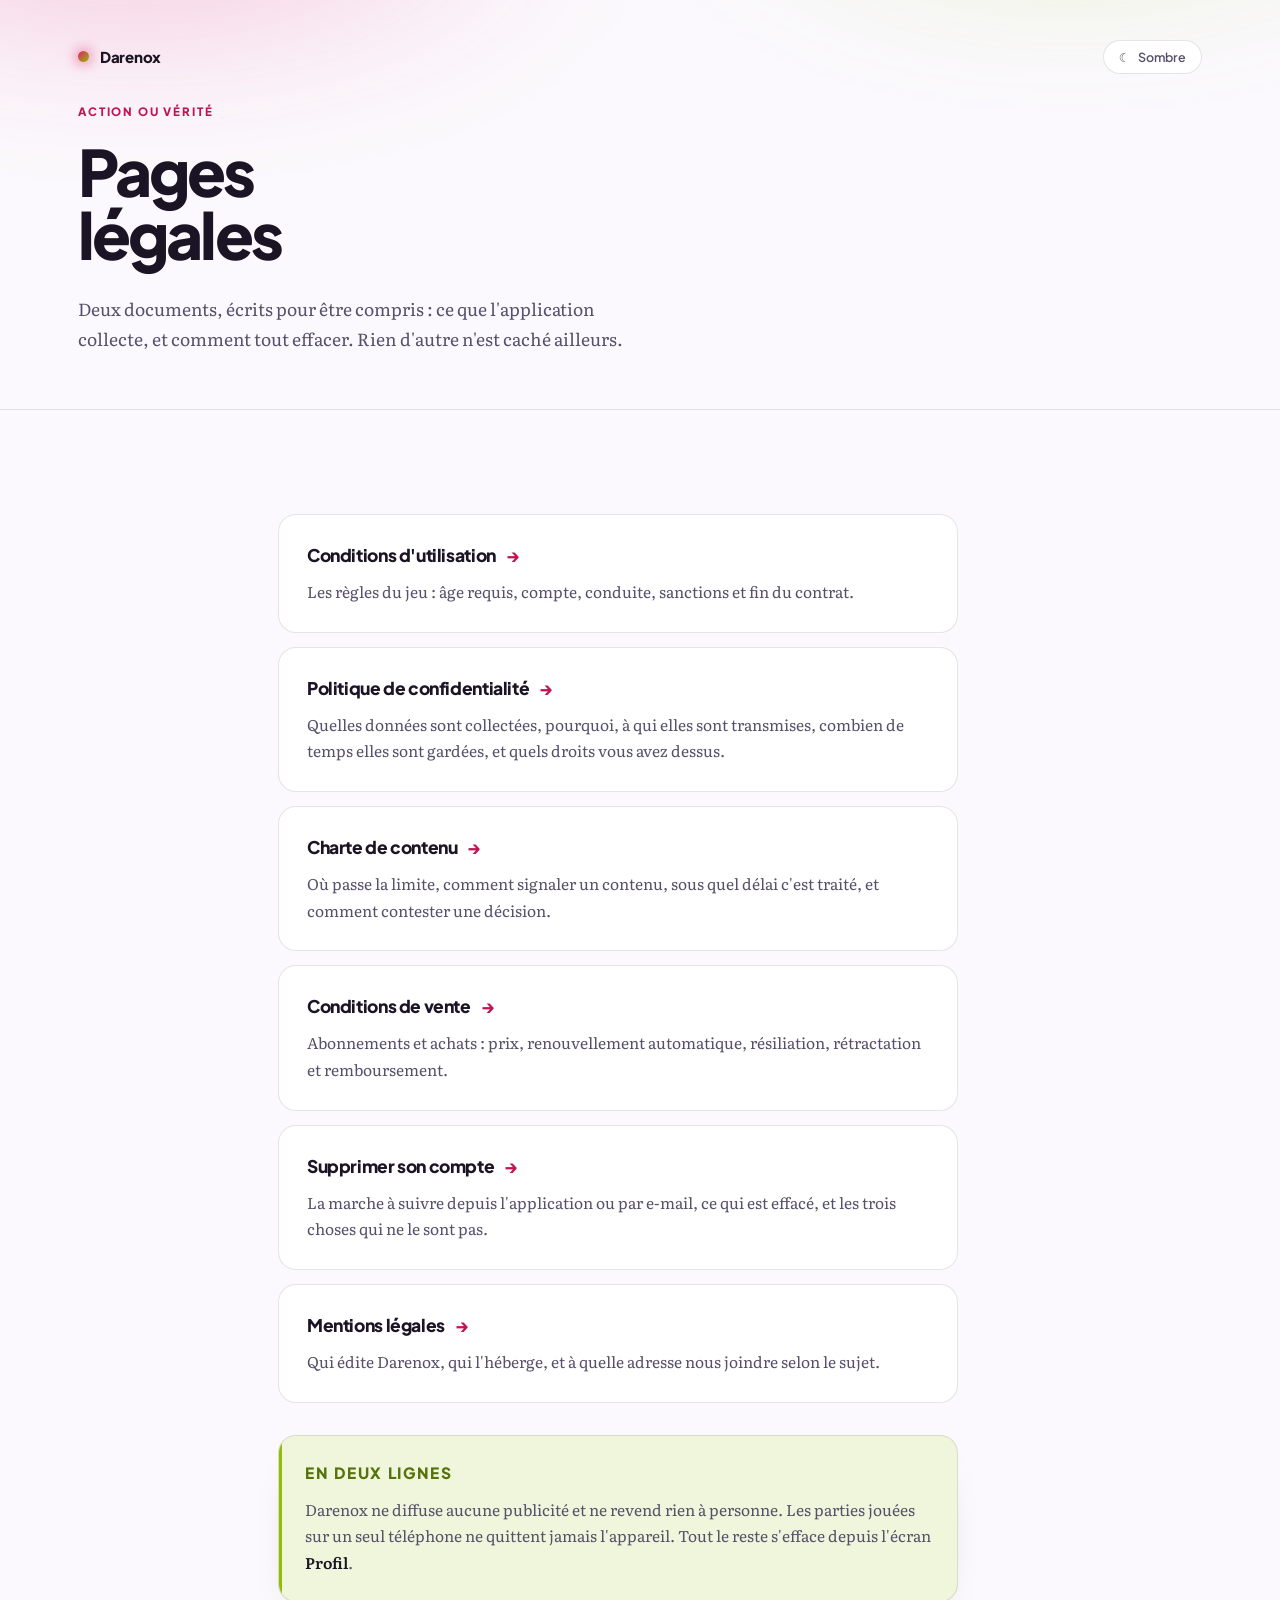
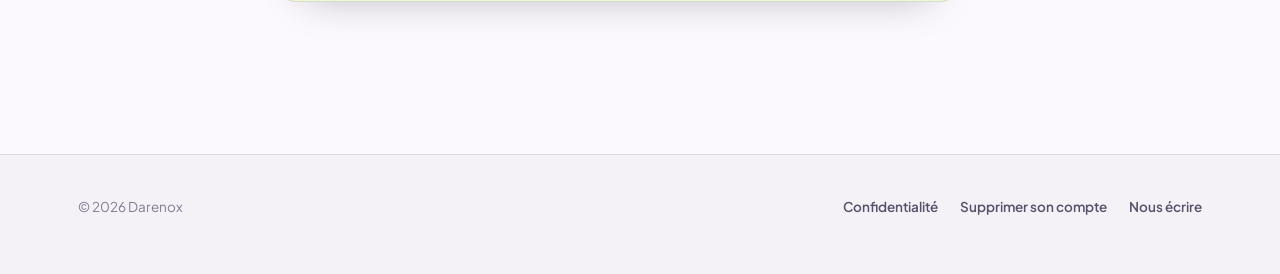
<file: index.html>
<!doctype html>
<html lang="fr" data-theme="dark">
<head>
<meta charset="utf-8">
<meta name="viewport" content="width=device-width, initial-scale=1">
<title>Darenox — Pages légales</title>
<meta name="description" content="Politique de confidentialité et suppression de compte pour l'application Darenox.">
<meta name="color-scheme" content="dark light">
<link rel="icon" href="data:image/svg+xml,%3Csvg xmlns='http://www.w3.org/2000/svg' viewBox='0 0 32 32'%3E%3Cdefs%3E%3ClinearGradient id='g' x1='0' y1='0' x2='1' y2='1'%3E%3Cstop offset='0' stop-color='%23ff4d8d'/%3E%3Cstop offset='1' stop-color='%23c6ff3d'/%3E%3C/linearGradient%3E%3C/defs%3E%3Crect width='32' height='32' rx='9' fill='%230a0711'/%3E%3Ccircle cx='16' cy='16' r='7.5' fill='url(%23g)'/%3E%3C/svg%3E">

<link rel="preconnect" href="https://fonts.googleapis.com">
<link rel="preconnect" href="https://fonts.gstatic.com" crossorigin>
<link rel="stylesheet" href="https://fonts.googleapis.com/css2?family=Literata:ital,opsz,wght@0,7..72,400;0,7..72,600;1,7..72,400&family=Plus+Jakarta+Sans:wght@600;700;800&display=swap">
<link rel="stylesheet" href="style.css">

<script>
  try {
    var t = localStorage.getItem('darenox-legal-theme');
    document.documentElement.setAttribute(
      'data-theme',
      t === 'light' || t === 'dark'
        ? t
        : matchMedia('(prefers-color-scheme: light)').matches ? 'light' : 'dark'
    );
  } catch (e) {}
</script>
</head>
<body>

<a class="skip" href="#doc">Aller au contenu</a>

<header class="head">
  <div class="head__aurora" aria-hidden="true"></div>
  <div class="head__inner">

    <div class="bar">
      <span class="brand">
        <span class="brand__dot" aria-hidden="true"></span>
        Darenox
      </span>
      <button class="theme-toggle" type="button" hidden>
        <span data-theme-icon aria-hidden="true">☾</span>
        <span data-theme-label>Sombre</span>
      </button>
    </div>

    <div class="title-block">
      <span class="eyebrow">Action ou Vérité</span>
      <h1>Pages légales</h1>
    </div>

    <p class="lede">
      Deux documents, écrits pour être compris&nbsp;: ce que l'application
      collecte, et comment tout effacer. Rien d'autre n'est caché ailleurs.
    </p>

  </div>
</header>

<div class="wrap wrap--solo">
  <main class="doc" id="doc">

    <ul class="cards">
      <li>
        <a class="card" href="terms.html">
          <span class="card__title">
            Conditions d'utilisation
            <span class="card__arrow" aria-hidden="true">→</span>
          </span>
          <p>
            Les règles du jeu : âge requis, compte, conduite, sanctions et fin
            du contrat.
          </p>
        </a>
      </li>
      <li>
        <a class="card" href="privacy.html">
          <span class="card__title">
            Politique de confidentialité
            <span class="card__arrow" aria-hidden="true">→</span>
          </span>
          <p>
            Quelles données sont collectées, pourquoi, à qui elles sont
            transmises, combien de temps elles sont gardées, et quels droits
            vous avez dessus.
          </p>
        </a>
      </li>
      <li>
        <a class="card" href="content-policy.html">
          <span class="card__title">
            Charte de contenu
            <span class="card__arrow" aria-hidden="true">→</span>
          </span>
          <p>
            Où passe la limite, comment signaler un contenu, sous quel délai
            c'est traité, et comment contester une décision.
          </p>
        </a>
      </li>
      <li>
        <a class="card" href="sales.html">
          <span class="card__title">
            Conditions de vente
            <span class="card__arrow" aria-hidden="true">→</span>
          </span>
          <p>
            Abonnements et achats : prix, renouvellement automatique,
            résiliation, rétractation et remboursement.
          </p>
        </a>
      </li>
      <li>
        <a class="card" href="delete-account.html">
          <span class="card__title">
            Supprimer son compte
            <span class="card__arrow" aria-hidden="true">→</span>
          </span>
          <p>
            La marche à suivre depuis l'application ou par e-mail, ce qui est
            effacé, et les trois choses qui ne le sont pas.
          </p>
        </a>
      </li>
      <li>
        <a class="card" href="legal-notice.html">
          <span class="card__title">
            Mentions légales
            <span class="card__arrow" aria-hidden="true">→</span>
          </span>
          <p>
            Qui édite Darenox, qui l'héberge, et à quelle adresse nous joindre
            selon le sujet.
          </p>
        </a>
      </li>
    </ul>

    <div class="note note--do">
      <p class="note__title">En deux lignes</p>
      <p>
        Darenox ne diffuse aucune publicité et ne revend rien à personne. Les
        parties jouées sur un seul téléphone ne quittent jamais l'appareil. Tout
        le reste s'efface depuis l'écran <strong>Profil</strong>.
      </p>
    </div>

  </main>
</div>

<footer class="foot">
  <div class="foot__inner">
    <span>© 2026 Darenox</span>
    <nav>
      <a href="privacy.html">Confidentialité</a>
      <a href="delete-account.html">Supprimer son compte</a>
      <a href="mailto:pro.mushurelie@gmail.com">Nous écrire</a>
    </nav>
  </div>
</footer>

<script src="app.js" defer></script>
</body>
</html>
</file>
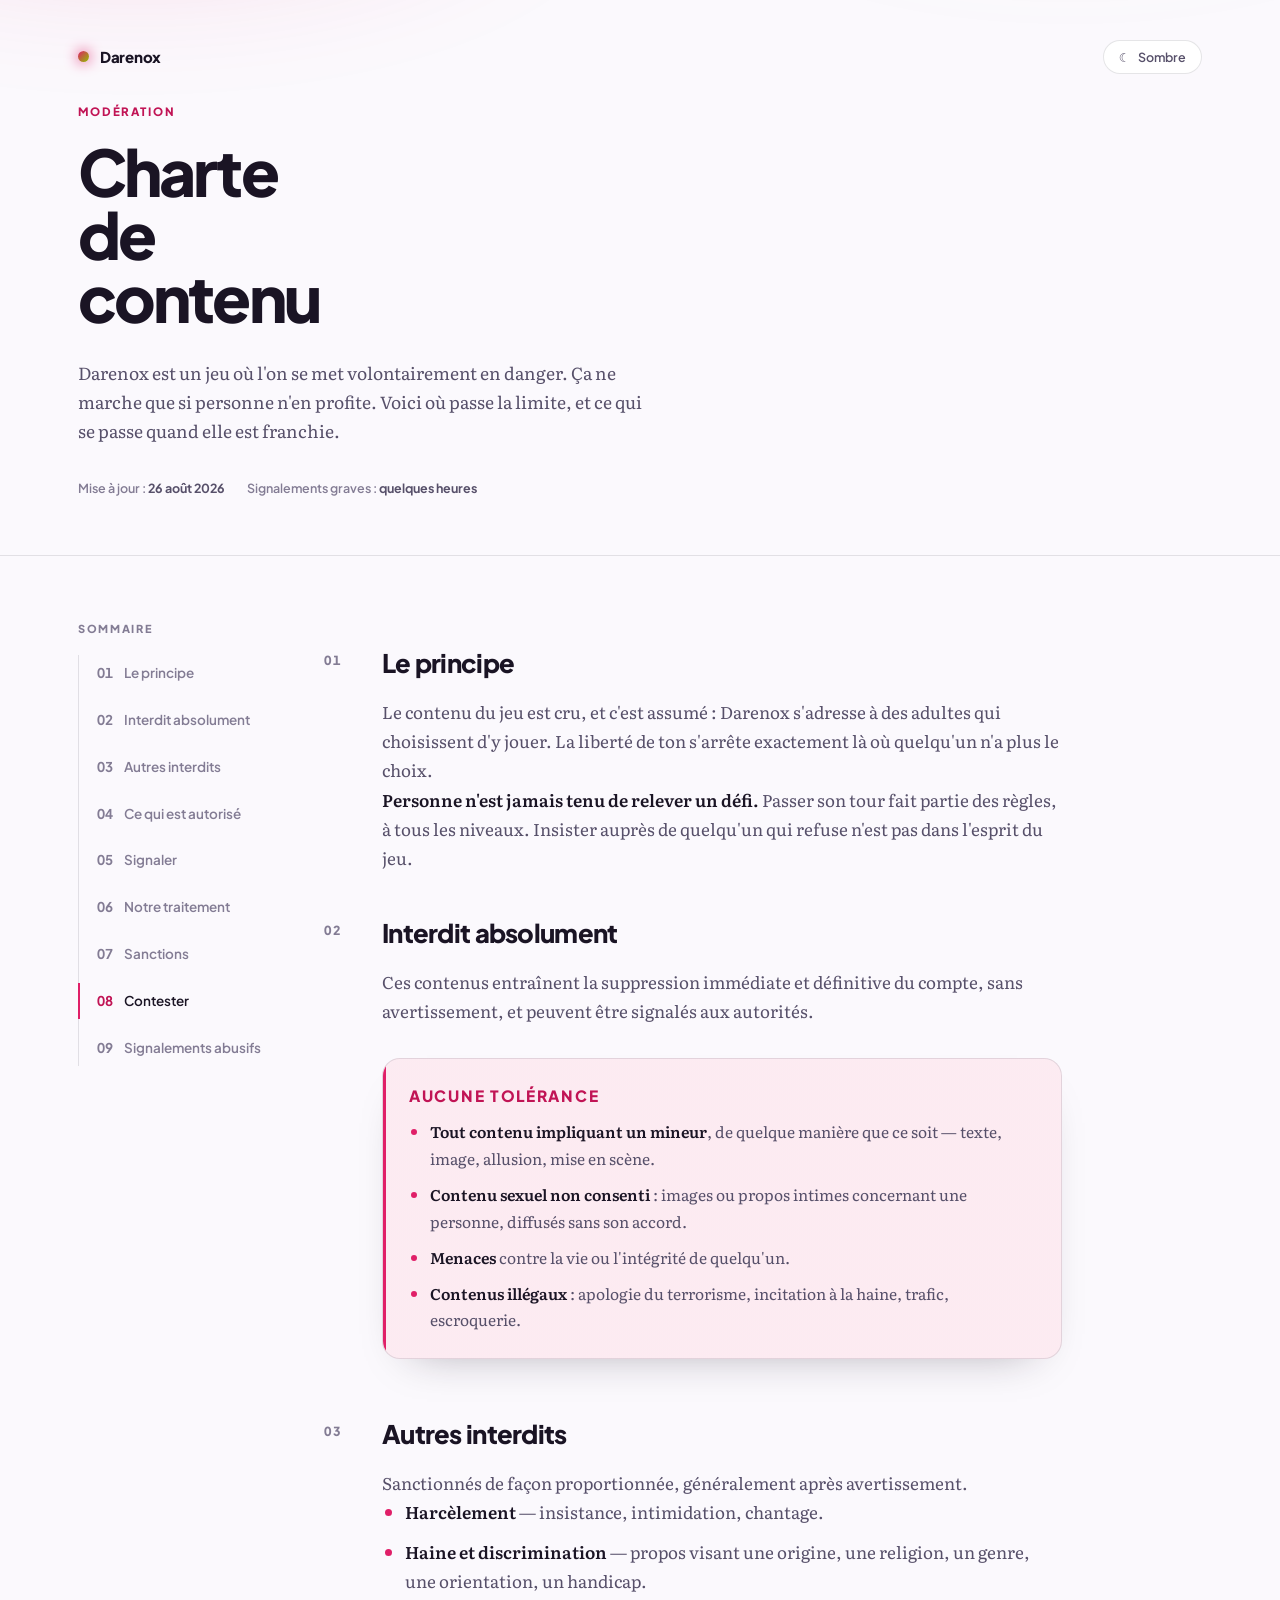
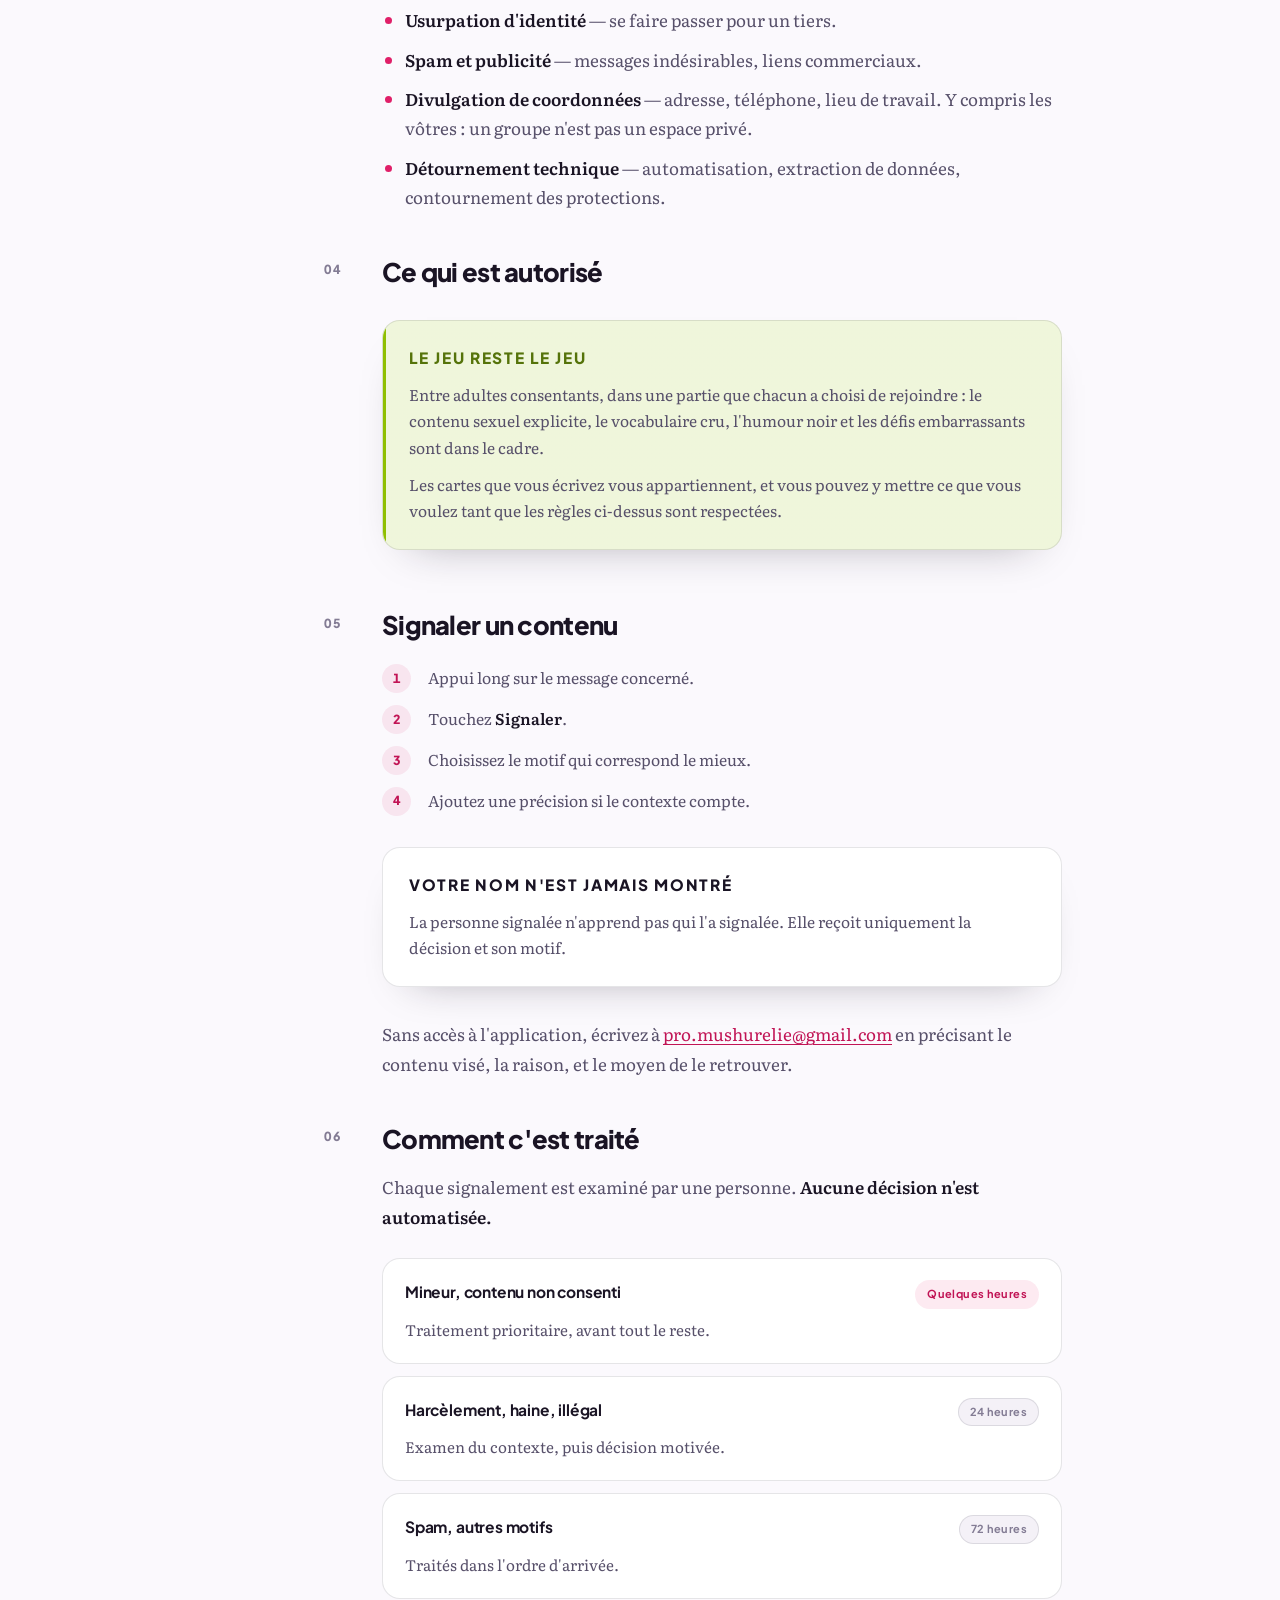
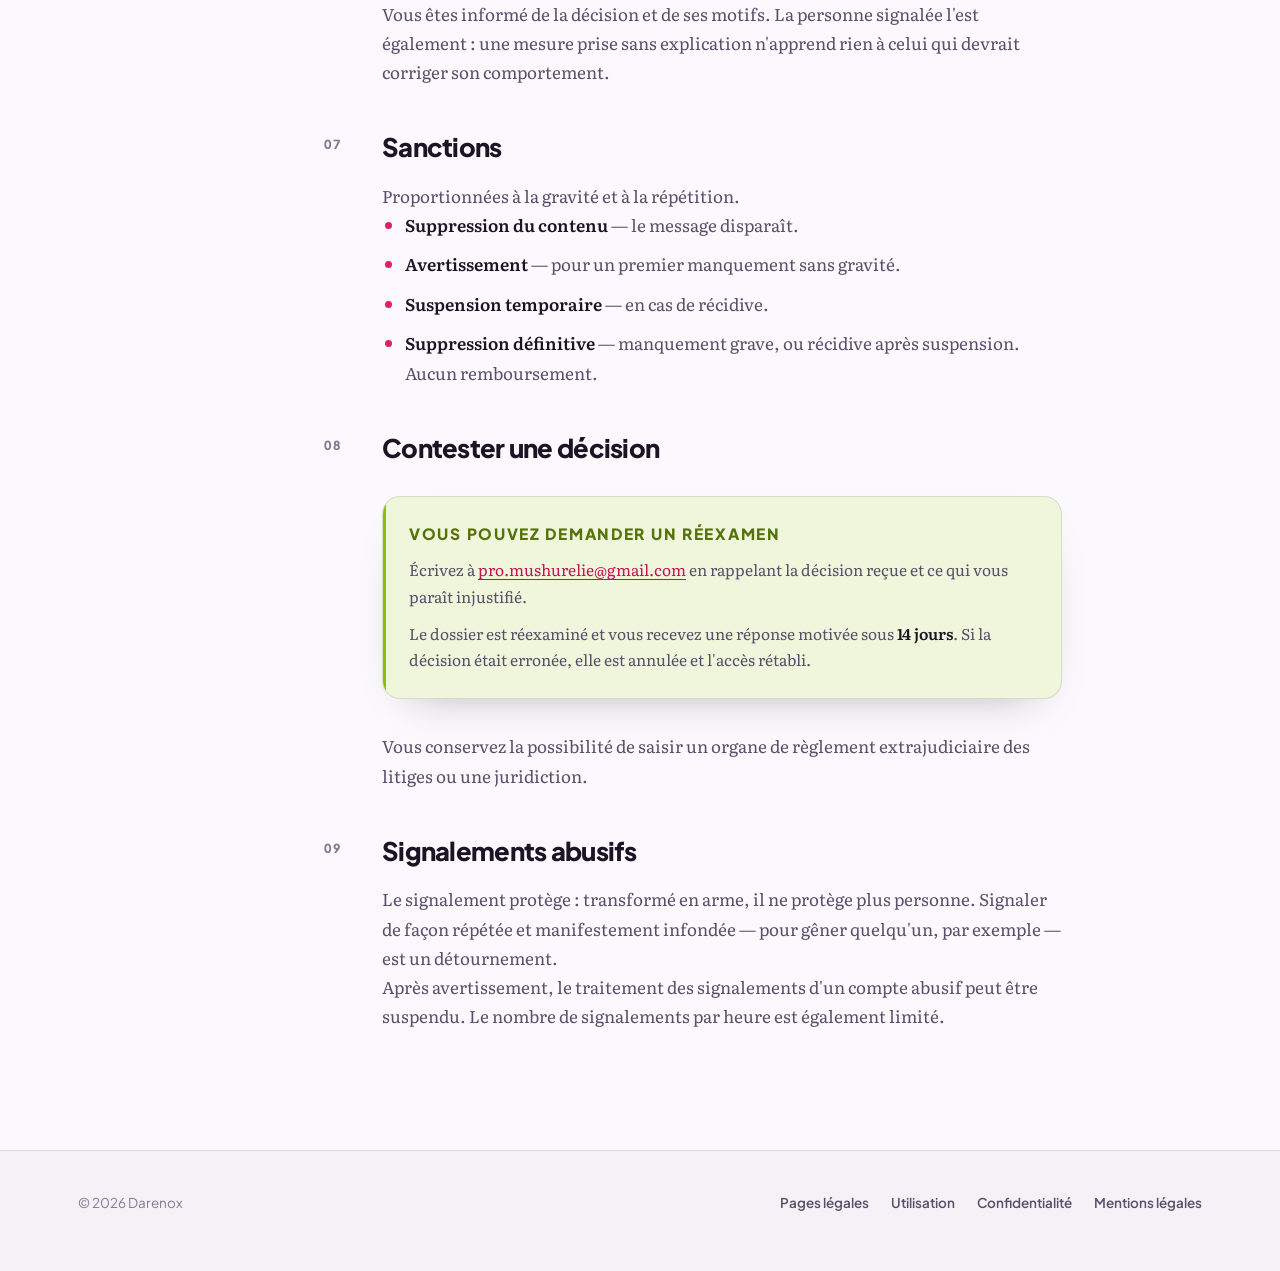
<file: content-policy.html>
<!doctype html>
<html lang="fr" data-theme="dark">
<head>
<meta charset="utf-8">
<meta name="viewport" content="width=device-width, initial-scale=1">
<title>Charte de contenu — Darenox</title>
<meta name="description" content="Ce qui est autorisé et interdit sur Darenox, comment signaler un contenu, et comment une décision de modération se conteste.">
<meta name="color-scheme" content="dark light">
<link rel="icon" href="data:image/svg+xml,%3Csvg xmlns='http://www.w3.org/2000/svg' viewBox='0 0 32 32'%3E%3Cdefs%3E%3ClinearGradient id='g' x1='0' y1='0' x2='1' y2='1'%3E%3Cstop offset='0' stop-color='%23ff4d8d'/%3E%3Cstop offset='1' stop-color='%23c6ff3d'/%3E%3C/linearGradient%3E%3C/defs%3E%3Crect width='32' height='32' rx='9' fill='%230a0711'/%3E%3Ccircle cx='16' cy='16' r='7.5' fill='url(%23g)'/%3E%3C/svg%3E">

<link rel="preconnect" href="https://fonts.googleapis.com">
<link rel="preconnect" href="https://fonts.gstatic.com" crossorigin>
<link rel="stylesheet" href="https://fonts.googleapis.com/css2?family=Literata:ital,opsz,wght@0,7..72,400;0,7..72,600;1,7..72,400&family=Plus+Jakarta+Sans:wght@600;700;800&display=swap">
<link rel="stylesheet" href="style.css">

<script>
  try {
    var t = localStorage.getItem('darenox-legal-theme');
    document.documentElement.setAttribute('data-theme',
      t === 'light' || t === 'dark' ? t
        : matchMedia('(prefers-color-scheme: light)').matches ? 'light' : 'dark');
  } catch (e) {}
</script>
</head>
<body>

<a class="skip" href="#doc">Aller au contenu</a>
<div class="progress" aria-hidden="true"><div class="progress__bar"></div></div>

<header class="head">
  <div class="head__aurora" aria-hidden="true"></div>
  <div class="head__inner">
    <div class="bar">
      <a class="brand" href="index.html"><span class="brand__dot" aria-hidden="true"></span>Darenox</a>
      <button class="theme-toggle" type="button" hidden>
        <span data-theme-icon aria-hidden="true">☾</span>
        <span data-theme-label>Sombre</span>
      </button>
    </div>
    <div class="title-block">
      <span class="eyebrow">Modération</span>
      <h1>Charte de contenu</h1>
    </div>
    <p class="lede">
      Darenox est un jeu où l'on se met volontairement en danger. Ça ne marche
      que si personne n'en profite. Voici où passe la limite, et ce qui se passe
      quand elle est franchie.
    </p>
    <div class="stamp">
      <span>Mise à jour&nbsp;: <b>26 août 2026</b></span>
      <span>Signalements graves&nbsp;: <b>quelques heures</b></span>
    </div>
  </div>
</header>

<div class="wrap">
  <aside class="rail">
    <details class="rail__box" open>
      <summary>Sommaire</summary>
      <p class="rail__label">Sommaire</p>
      <ul class="rail__list">
        <li><a href="#principe"><span class="rail__num">01</span> Le principe</a></li>
        <li><a href="#interdit"><span class="rail__num">02</span> Interdit absolument</a></li>
        <li><a href="#autres"><span class="rail__num">03</span> Autres interdits</a></li>
        <li><a href="#autorise"><span class="rail__num">04</span> Ce qui est autorisé</a></li>
        <li><a href="#signaler"><span class="rail__num">05</span> Signaler</a></li>
        <li><a href="#traitement"><span class="rail__num">06</span> Notre traitement</a></li>
        <li><a href="#sanctions"><span class="rail__num">07</span> Sanctions</a></li>
        <li><a href="#recours"><span class="rail__num">08</span> Contester</a></li>
        <li><a href="#abus"><span class="rail__num">09</span> Signalements abusifs</a></li>
      </ul>
    </details>
  </aside>

  <main class="doc" id="doc">

    <section id="principe">
      <h2><span class="num">01</span>Le principe</h2>
      <p>
        Le contenu du jeu est cru, et c'est assumé&nbsp;: Darenox s'adresse à des
        adultes qui choisissent d'y jouer. La liberté de ton s'arrête exactement
        là où quelqu'un n'a plus le choix.
      </p>
      <p>
        <strong>Personne n'est jamais tenu de relever un défi.</strong> Passer son
        tour fait partie des règles, à tous les niveaux. Insister auprès de
        quelqu'un qui refuse n'est pas dans l'esprit du jeu.
      </p>
    </section>

    <section id="interdit">
      <h2><span class="num">02</span>Interdit absolument</h2>
      <p>
        Ces contenus entraînent la suppression immédiate et définitive du compte,
        sans avertissement, et peuvent être signalés aux autorités.
      </p>
      <div class="note note--warn">
        <p class="note__title">Aucune tolérance</p>
        <ul>
          <li>
            <strong>Tout contenu impliquant un mineur</strong>, de quelque manière
            que ce soit — texte, image, allusion, mise en scène.
          </li>
          <li>
            <strong>Contenu sexuel non consenti</strong>&nbsp;: images ou propos
            intimes concernant une personne, diffusés sans son accord.
          </li>
          <li>
            <strong>Menaces</strong> contre la vie ou l'intégrité de quelqu'un.
          </li>
          <li>
            <strong>Contenus illégaux</strong>&nbsp;: apologie du terrorisme,
            incitation à la haine, trafic, escroquerie.
          </li>
        </ul>
      </div>
    </section>

    <section id="autres">
      <h2><span class="num">03</span>Autres interdits</h2>
      <p>Sanctionnés de façon proportionnée, généralement après avertissement.</p>
      <ul>
        <li><strong>Harcèlement</strong> — insistance, intimidation, chantage.</li>
        <li>
          <strong>Haine et discrimination</strong> — propos visant une origine, une
          religion, un genre, une orientation, un handicap.
        </li>
        <li><strong>Usurpation d'identité</strong> — se faire passer pour un tiers.</li>
        <li><strong>Spam et publicité</strong> — messages indésirables, liens commerciaux.</li>
        <li>
          <strong>Divulgation de coordonnées</strong> — adresse, téléphone, lieu de
          travail. Y compris les vôtres&nbsp;: un groupe n'est pas un espace privé.
        </li>
        <li>
          <strong>Détournement technique</strong> — automatisation, extraction de
          données, contournement des protections.
        </li>
      </ul>
    </section>

    <section id="autorise">
      <h2><span class="num">04</span>Ce qui est autorisé</h2>
      <div class="note note--do">
        <p class="note__title">Le jeu reste le jeu</p>
        <p>
          Entre adultes consentants, dans une partie que chacun a choisi de
          rejoindre&nbsp;: le contenu sexuel explicite, le vocabulaire cru,
          l'humour noir et les défis embarrassants sont dans le cadre.
        </p>
        <p>
          Les cartes que vous écrivez vous appartiennent, et vous pouvez y mettre
          ce que vous voulez tant que les règles ci-dessus sont respectées.
        </p>
      </div>
    </section>

    <section id="signaler">
      <h2><span class="num">05</span>Signaler un contenu</h2>
      <ol class="steps">
        <li>Appui long sur le message concerné.</li>
        <li>Touchez <strong>Signaler</strong>.</li>
        <li>Choisissez le motif qui correspond le mieux.</li>
        <li>Ajoutez une précision si le contexte compte.</li>
      </ol>
      <div class="note">
        <p class="note__title">Votre nom n'est jamais montré</p>
        <p>
          La personne signalée n'apprend pas qui l'a signalée. Elle reçoit
          uniquement la décision et son motif.
        </p>
      </div>
      <p>
        Sans accès à l'application, écrivez à
        <a href="mailto:pro.mushurelie@gmail.com">pro.mushurelie@gmail.com</a> en
        précisant le contenu visé, la raison, et le moyen de le retrouver.
      </p>
    </section>

    <section id="traitement">
      <h2><span class="num">06</span>Comment c'est traité</h2>
      <p>
        Chaque signalement est examiné par une personne. <strong>Aucune décision
        n'est automatisée.</strong>
      </p>
      <ul class="facts">
        <li class="fact">
          <div class="fact__head">
            <span class="fact__name">Mineur, contenu non consenti</span>
            <span class="pill pill--consent">Quelques heures</span>
          </div>
          <p class="fact__why">Traitement prioritaire, avant tout le reste.</p>
        </li>
        <li class="fact">
          <div class="fact__head">
            <span class="fact__name">Harcèlement, haine, illégal</span>
            <span class="pill">24 heures</span>
          </div>
          <p class="fact__why">Examen du contexte, puis décision motivée.</p>
        </li>
        <li class="fact">
          <div class="fact__head">
            <span class="fact__name">Spam, autres motifs</span>
            <span class="pill">72 heures</span>
          </div>
          <p class="fact__why">Traités dans l'ordre d'arrivée.</p>
        </li>
      </ul>
      <p>
        Vous êtes informé de la décision et de ses motifs. La personne signalée
        l'est également&nbsp;: une mesure prise sans explication n'apprend rien à
        celui qui devrait corriger son comportement.
      </p>
    </section>

    <section id="sanctions">
      <h2><span class="num">07</span>Sanctions</h2>
      <p>Proportionnées à la gravité et à la répétition.</p>
      <ul>
        <li><strong>Suppression du contenu</strong> — le message disparaît.</li>
        <li><strong>Avertissement</strong> — pour un premier manquement sans gravité.</li>
        <li><strong>Suspension temporaire</strong> — en cas de récidive.</li>
        <li>
          <strong>Suppression définitive</strong> — manquement grave, ou récidive
          après suspension. Aucun remboursement.
        </li>
      </ul>
    </section>

    <section id="recours">
      <h2><span class="num">08</span>Contester une décision</h2>
      <div class="note note--do">
        <p class="note__title">Vous pouvez demander un réexamen</p>
        <p>
          Écrivez à
          <a href="mailto:pro.mushurelie@gmail.com">pro.mushurelie@gmail.com</a> en
          rappelant la décision reçue et ce qui vous paraît injustifié.
        </p>
        <p>
          Le dossier est réexaminé et vous recevez une réponse motivée sous
          <strong>14 jours</strong>. Si la décision était erronée, elle est
          annulée et l'accès rétabli.
        </p>
      </div>
      <p>
        Vous conservez la possibilité de saisir un organe de règlement
        extrajudiciaire des litiges ou une juridiction.
      </p>
    </section>

    <section id="abus">
      <h2><span class="num">09</span>Signalements abusifs</h2>
      <p>
        Le signalement protège&nbsp;: transformé en arme, il ne protège plus
        personne. Signaler de façon répétée et manifestement infondée — pour
        gêner quelqu'un, par exemple — est un détournement.
      </p>
      <p>
        Après avertissement, le traitement des signalements d'un compte abusif
        peut être suspendu. Le nombre de signalements par heure est également
        limité.
      </p>
    </section>

  </main>
</div>

<footer class="foot">
  <div class="foot__inner">
    <span>© 2026 Darenox</span>
    <nav>
      <a href="index.html">Pages légales</a>
      <a href="terms.html">Utilisation</a>
      <a href="privacy.html">Confidentialité</a>
      <a href="legal-notice.html">Mentions légales</a>
    </nav>
  </div>
</footer>

<script src="app.js" defer></script>
</body>
</html>
</file>
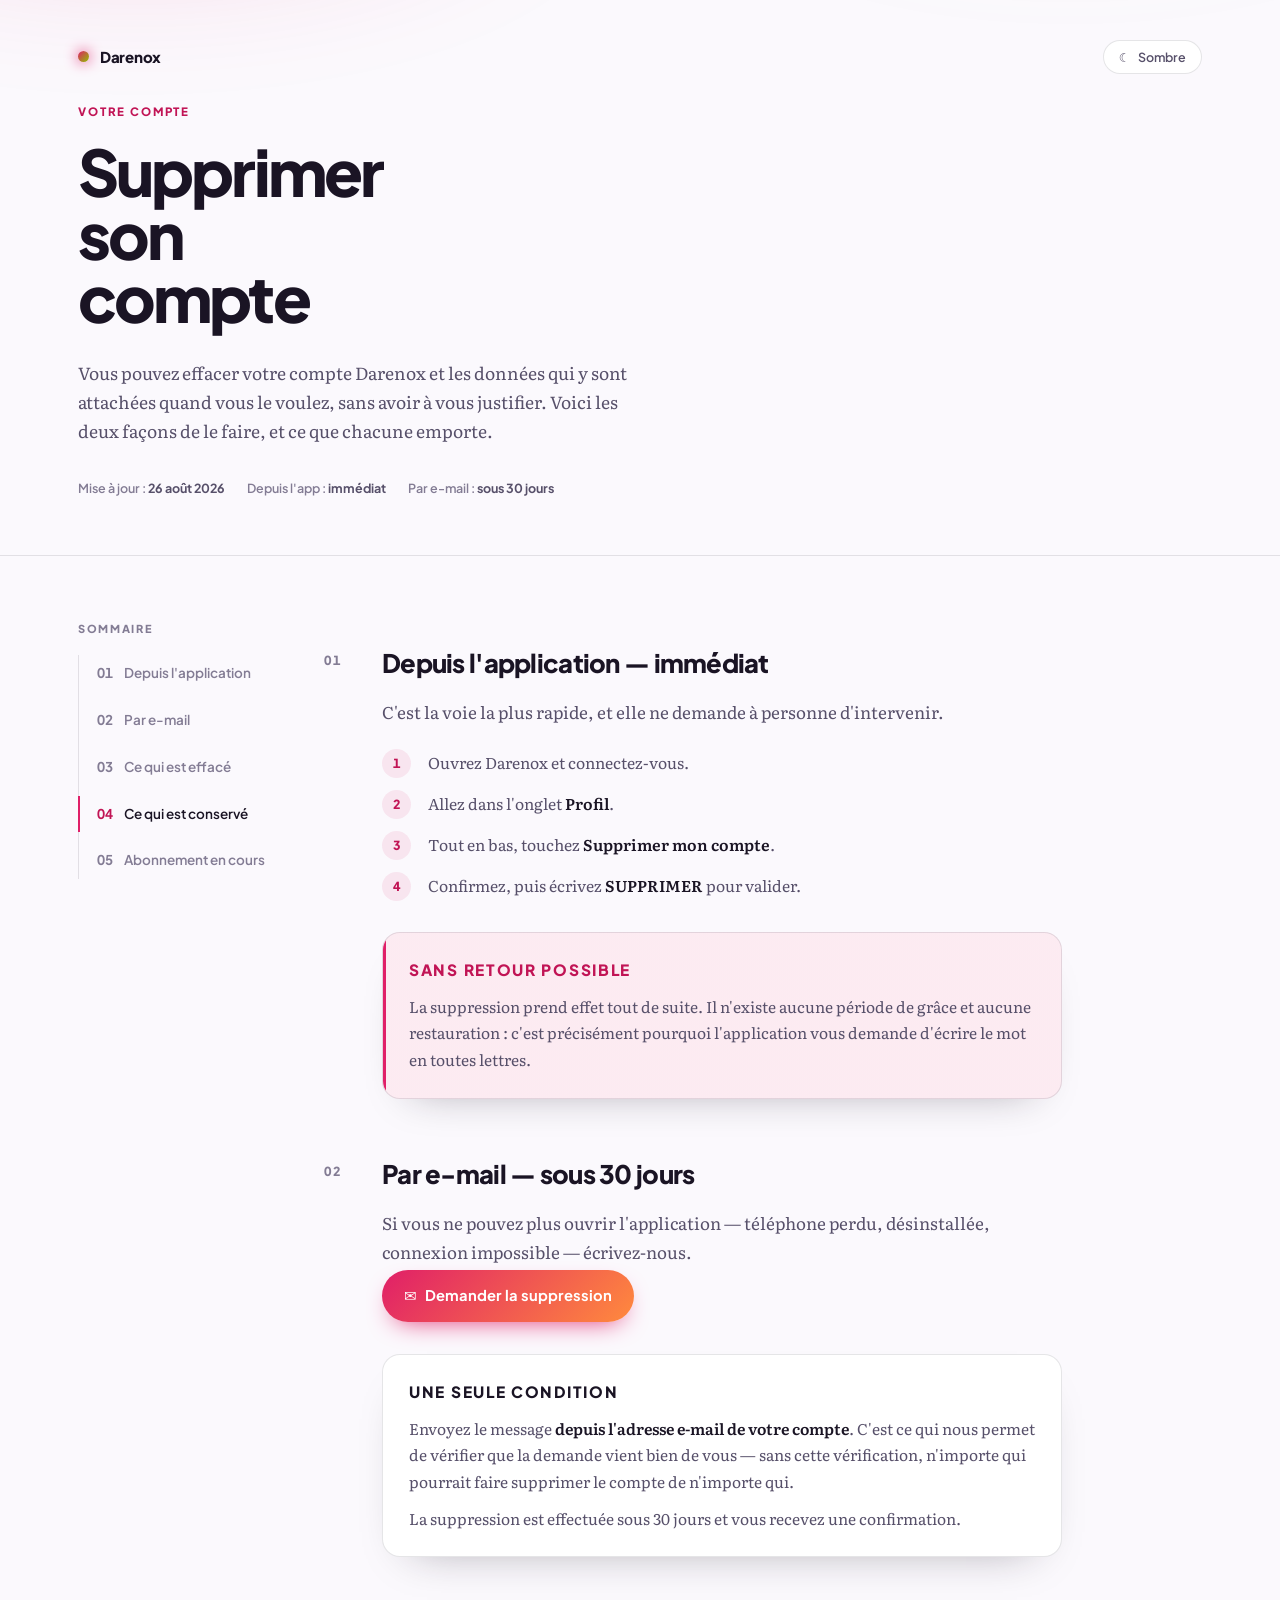
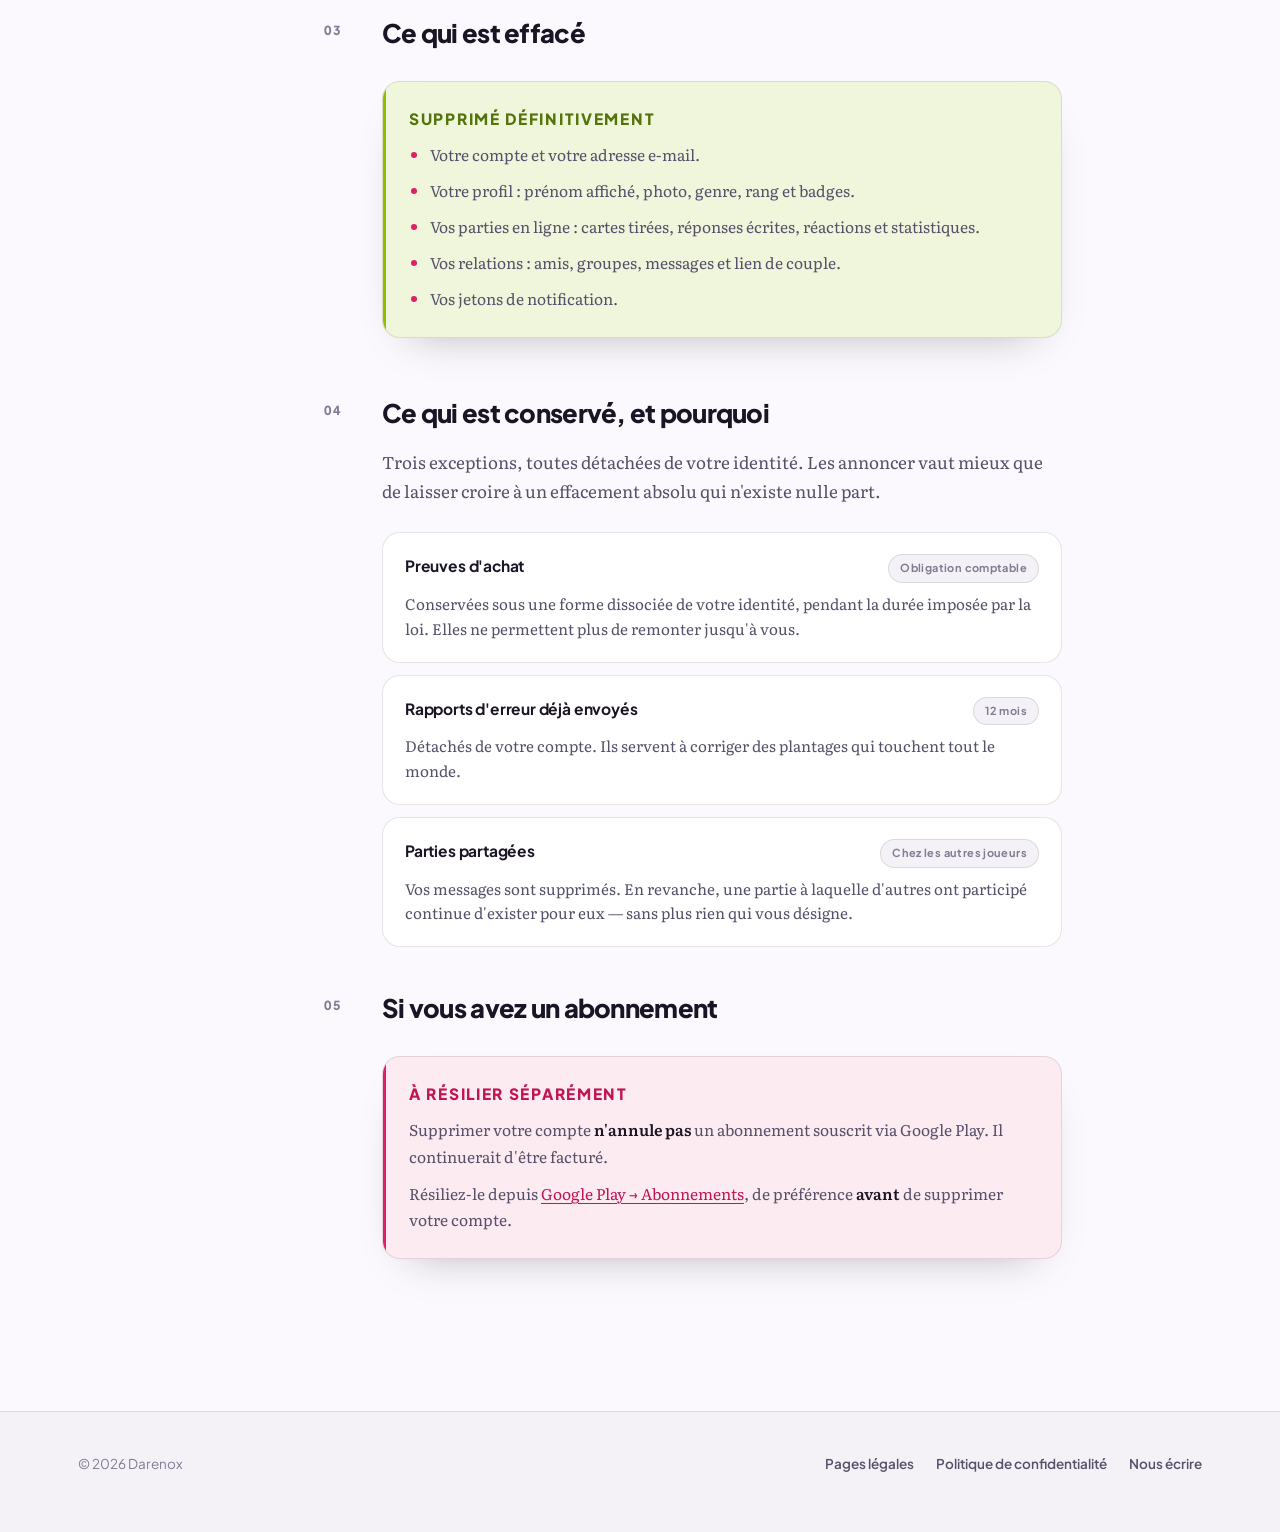
<file: delete-account.html>
<!doctype html>
<html lang="fr" data-theme="dark">
<head>
<meta charset="utf-8">
<meta name="viewport" content="width=device-width, initial-scale=1">
<title>Supprimer son compte — Darenox</title>
<meta name="description" content="Comment supprimer votre compte Darenox et les données associées, depuis l'application ou par e-mail.">
<meta name="color-scheme" content="dark light">
<link rel="icon" href="data:image/svg+xml,%3Csvg xmlns='http://www.w3.org/2000/svg' viewBox='0 0 32 32'%3E%3Cdefs%3E%3ClinearGradient id='g' x1='0' y1='0' x2='1' y2='1'%3E%3Cstop offset='0' stop-color='%23ff4d8d'/%3E%3Cstop offset='1' stop-color='%23c6ff3d'/%3E%3C/linearGradient%3E%3C/defs%3E%3Crect width='32' height='32' rx='9' fill='%230a0711'/%3E%3Ccircle cx='16' cy='16' r='7.5' fill='url(%23g)'/%3E%3C/svg%3E">

<link rel="preconnect" href="https://fonts.googleapis.com">
<link rel="preconnect" href="https://fonts.gstatic.com" crossorigin>
<link rel="stylesheet" href="https://fonts.googleapis.com/css2?family=Literata:ital,opsz,wght@0,7..72,400;0,7..72,600;1,7..72,400&family=Plus+Jakarta+Sans:wght@600;700;800&display=swap">
<link rel="stylesheet" href="style.css">

<script>
  try {
    var t = localStorage.getItem('darenox-legal-theme');
    document.documentElement.setAttribute(
      'data-theme',
      t === 'light' || t === 'dark'
        ? t
        : matchMedia('(prefers-color-scheme: light)').matches ? 'light' : 'dark'
    );
  } catch (e) {}
</script>
</head>
<body>

<a class="skip" href="#doc">Aller au contenu</a>
<div class="progress" aria-hidden="true"><div class="progress__bar"></div></div>

<header class="head">
  <div class="head__aurora" aria-hidden="true"></div>
  <div class="head__inner">

    <div class="bar">
      <a class="brand" href="index.html">
        <span class="brand__dot" aria-hidden="true"></span>
        Darenox
      </a>
      <button class="theme-toggle" type="button" hidden>
        <span data-theme-icon aria-hidden="true">☾</span>
        <span data-theme-label>Sombre</span>
      </button>
    </div>

    <div class="title-block">
      <span class="eyebrow">Votre compte</span>
      <h1>Supprimer son compte</h1>
    </div>

    <p class="lede">
      Vous pouvez effacer votre compte Darenox et les données qui y sont
      attachées quand vous le voulez, sans avoir à vous justifier. Voici les
      deux façons de le faire, et ce que chacune emporte.
    </p>

    <div class="stamp">
      <span>Mise à jour&nbsp;: <b>26 août 2026</b></span>
      <span>Depuis l'app&nbsp;: <b>immédiat</b></span>
      <span>Par e-mail&nbsp;: <b>sous 30 jours</b></span>
    </div>

  </div>
</header>

<div class="wrap">

  <aside class="rail">
    <details class="rail__box" open>
      <summary>Sommaire</summary>
      <p class="rail__label">Sommaire</p>
      <ul class="rail__list">
        <li><a href="#app"><span class="rail__num">01</span> Depuis l'application</a></li>
        <li><a href="#email"><span class="rail__num">02</span> Par e-mail</a></li>
        <li><a href="#efface"><span class="rail__num">03</span> Ce qui est effacé</a></li>
        <li><a href="#conserve"><span class="rail__num">04</span> Ce qui est conservé</a></li>
        <li><a href="#abonnement"><span class="rail__num">05</span> Abonnement en cours</a></li>
      </ul>
    </details>
  </aside>

  <main class="doc" id="doc">

    <section id="app">
      <h2><span class="num">01</span>Depuis l'application — immédiat</h2>
      <p>C'est la voie la plus rapide, et elle ne demande à personne d'intervenir.</p>
      <ol class="steps">
        <li>Ouvrez Darenox et connectez-vous.</li>
        <li>Allez dans l'onglet <strong>Profil</strong>.</li>
        <li>Tout en bas, touchez <strong>Supprimer mon compte</strong>.</li>
        <li>Confirmez, puis écrivez <strong>SUPPRIMER</strong> pour valider.</li>
      </ol>
      <div class="note note--warn">
        <p class="note__title">Sans retour possible</p>
        <p>
          La suppression prend effet tout de suite. Il n'existe aucune période
          de grâce et aucune restauration&nbsp;: c'est précisément pourquoi
          l'application vous demande d'écrire le mot en toutes lettres.
        </p>
      </div>
    </section>

    <section id="email">
      <h2><span class="num">02</span>Par e-mail — sous 30 jours</h2>
      <p>
        Si vous ne pouvez plus ouvrir l'application — téléphone perdu,
        désinstallée, connexion impossible — écrivez-nous.
      </p>
      <p>
        <a class="mailto" href="mailto:pro.mushurelie@gmail.com?subject=Suppression%20de%20mon%20compte%20Darenox">
          <span aria-hidden="true">✉</span> Demander la suppression
        </a>
      </p>
      <div class="note">
        <p class="note__title">Une seule condition</p>
        <p>
          Envoyez le message <strong>depuis l'adresse e-mail de votre
          compte</strong>. C'est ce qui nous permet de vérifier que la demande
          vient bien de vous — sans cette vérification, n'importe qui pourrait
          faire supprimer le compte de n'importe qui.
        </p>
        <p>
          La suppression est effectuée sous 30&nbsp;jours et vous recevez une
          confirmation.
        </p>
      </div>
    </section>

    <section id="efface">
      <h2><span class="num">03</span>Ce qui est effacé</h2>
      <div class="note note--do">
        <p class="note__title">Supprimé définitivement</p>
        <ul>
          <li>Votre compte et votre adresse e-mail.</li>
          <li>Votre profil&nbsp;: prénom affiché, photo, genre, rang et badges.</li>
          <li>
            Vos parties en ligne&nbsp;: cartes tirées, réponses écrites,
            réactions et statistiques.
          </li>
          <li>Vos relations&nbsp;: amis, groupes, messages et lien de couple.</li>
          <li>Vos jetons de notification.</li>
        </ul>
      </div>
    </section>

    <section id="conserve">
      <h2><span class="num">04</span>Ce qui est conservé, et pourquoi</h2>
      <p>
        Trois exceptions, toutes détachées de votre identité. Les annoncer vaut
        mieux que de laisser croire à un effacement absolu qui n'existe nulle
        part.
      </p>
      <ul class="facts">
        <li class="fact">
          <div class="fact__head">
            <span class="fact__name">Preuves d'achat</span>
            <span class="pill">Obligation comptable</span>
          </div>
          <p class="fact__why">
            Conservées sous une forme dissociée de votre identité, pendant la
            durée imposée par la loi. Elles ne permettent plus de remonter
            jusqu'à vous.
          </p>
        </li>
        <li class="fact">
          <div class="fact__head">
            <span class="fact__name">Rapports d'erreur déjà envoyés</span>
            <span class="pill">12 mois</span>
          </div>
          <p class="fact__why">
            Détachés de votre compte. Ils servent à corriger des plantages qui
            touchent tout le monde.
          </p>
        </li>
        <li class="fact">
          <div class="fact__head">
            <span class="fact__name">Parties partagées</span>
            <span class="pill">Chez les autres joueurs</span>
          </div>
          <p class="fact__why">
            Vos messages sont supprimés. En revanche, une partie à laquelle
            d'autres ont participé continue d'exister pour eux — sans plus rien
            qui vous désigne.
          </p>
        </li>
      </ul>
    </section>

    <section id="abonnement">
      <h2><span class="num">05</span>Si vous avez un abonnement</h2>
      <div class="note note--warn">
        <p class="note__title">À résilier séparément</p>
        <p>
          Supprimer votre compte <strong>n'annule pas</strong> un abonnement
          souscrit via Google Play. Il continuerait d'être facturé.
        </p>
        <p>
          Résiliez-le depuis
          <a href="https://play.google.com/store/account/subscriptions" rel="noopener">Google&nbsp;Play → Abonnements</a>,
          de préférence <strong>avant</strong> de supprimer votre compte.
        </p>
      </div>
    </section>

  </main>
</div>

<footer class="foot">
  <div class="foot__inner">
    <span>© 2026 Darenox</span>
    <nav>
      <a href="index.html">Pages légales</a>
      <a href="privacy.html">Politique de confidentialité</a>
      <a href="mailto:pro.mushurelie@gmail.com">Nous écrire</a>
    </nav>
  </div>
</footer>

<script src="app.js" defer></script>
</body>
</html>
</file>
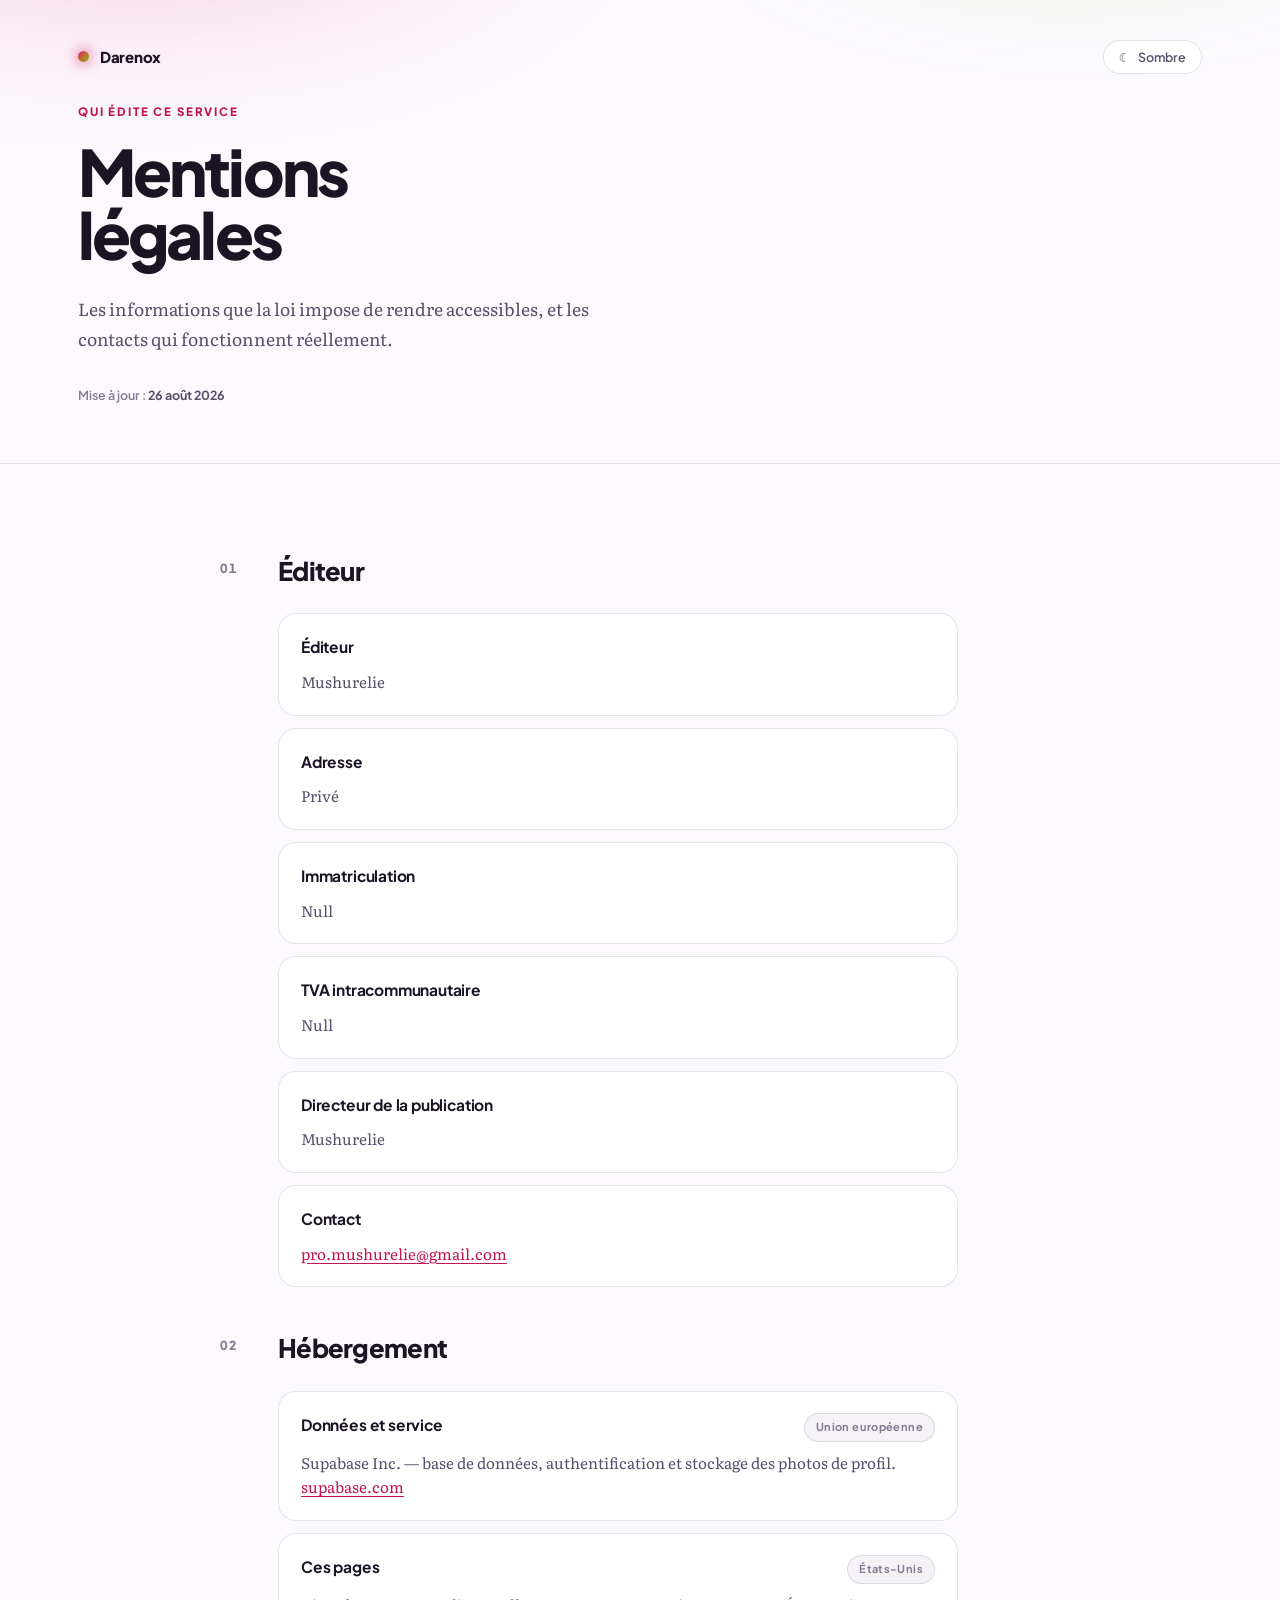
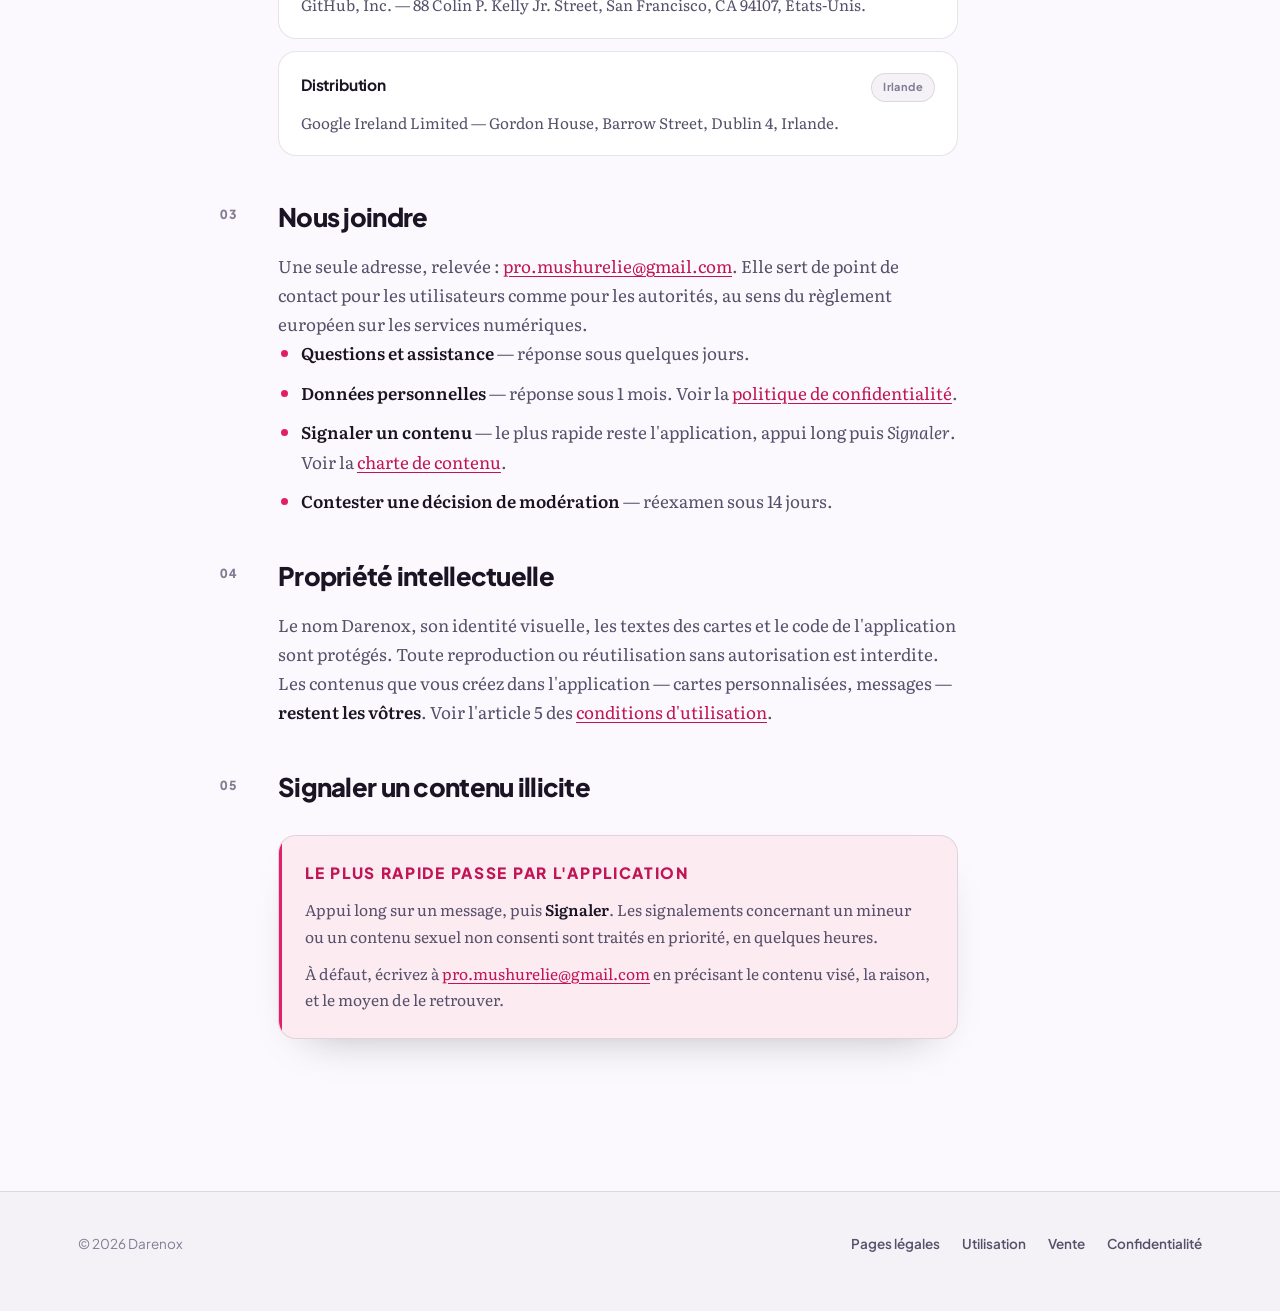
<file: legal-notice.html>
<!doctype html>
<html lang="fr" data-theme="dark">
<head>
<meta charset="utf-8">
<meta name="viewport" content="width=device-width, initial-scale=1">
<title>Mentions légales — Darenox</title>
<meta name="description" content="Éditeur, hébergeur et contacts de l'application Darenox.">
<meta name="color-scheme" content="dark light">
<link rel="icon" href="data:image/svg+xml,%3Csvg xmlns='http://www.w3.org/2000/svg' viewBox='0 0 32 32'%3E%3Cdefs%3E%3ClinearGradient id='g' x1='0' y1='0' x2='1' y2='1'%3E%3Cstop offset='0' stop-color='%23ff4d8d'/%3E%3Cstop offset='1' stop-color='%23c6ff3d'/%3E%3C/linearGradient%3E%3C/defs%3E%3Crect width='32' height='32' rx='9' fill='%230a0711'/%3E%3Ccircle cx='16' cy='16' r='7.5' fill='url(%23g)'/%3E%3C/svg%3E">

<link rel="preconnect" href="https://fonts.googleapis.com">
<link rel="preconnect" href="https://fonts.gstatic.com" crossorigin>
<link rel="stylesheet" href="https://fonts.googleapis.com/css2?family=Literata:ital,opsz,wght@0,7..72,400;0,7..72,600;1,7..72,400&family=Plus+Jakarta+Sans:wght@600;700;800&display=swap">
<link rel="stylesheet" href="style.css">

<script>
  try {
    var t = localStorage.getItem('darenox-legal-theme');
    document.documentElement.setAttribute('data-theme',
      t === 'light' || t === 'dark' ? t
        : matchMedia('(prefers-color-scheme: light)').matches ? 'light' : 'dark');
  } catch (e) {}
</script>
</head>
<body>

<a class="skip" href="#doc">Aller au contenu</a>

<header class="head">
  <div class="head__aurora" aria-hidden="true"></div>
  <div class="head__inner">
    <div class="bar">
      <a class="brand" href="index.html"><span class="brand__dot" aria-hidden="true"></span>Darenox</a>
      <button class="theme-toggle" type="button" hidden>
        <span data-theme-icon aria-hidden="true">☾</span>
        <span data-theme-label>Sombre</span>
      </button>
    </div>
    <div class="title-block">
      <span class="eyebrow">Qui édite ce service</span>
      <h1>Mentions légales</h1>
    </div>
    <p class="lede">
      Les informations que la loi impose de rendre accessibles, et les contacts
      qui fonctionnent réellement.
    </p>
    <div class="stamp">
      <span>Mise à jour&nbsp;: <b>26 août 2026</b></span>
    </div>
  </div>
</header>

<div class="wrap wrap--solo">
  <main class="doc" id="doc">

    <section id="editeur">
      <h2><span class="num">01</span>Éditeur</h2>
      <ul class="facts">
        <li class="fact">
          <div class="fact__head"><span class="fact__name">Éditeur</span></div>
          <p class="fact__why">Mushurelie</p>
        </li>
        <li class="fact">
          <div class="fact__head"><span class="fact__name">Adresse</span></div>
          <p class="fact__why">Privé</p>
        </li>
        <li class="fact">
          <div class="fact__head"><span class="fact__name">Immatriculation</span></div>
          <p class="fact__why">Null</p>
        </li>
        <li class="fact">
          <div class="fact__head"><span class="fact__name">TVA intracommunautaire</span></div>
          <p class="fact__why">Null</p>
        </li>
        <li class="fact">
          <div class="fact__head"><span class="fact__name">Directeur de la publication</span></div>
          <p class="fact__why">Mushurelie</p>
        </li>
        <li class="fact">
          <div class="fact__head"><span class="fact__name">Contact</span></div>
          <p class="fact__why">
            <a href="mailto:pro.mushurelie@gmail.com">pro.mushurelie@gmail.com</a>
          </p>
        </li>
      </ul>
    </section>

    <section id="hebergement">
      <h2><span class="num">02</span>Hébergement</h2>
      <ul class="facts">
        <li class="fact">
          <div class="fact__head">
            <span class="fact__name">Données et service</span>
            <span class="pill">Union européenne</span>
          </div>
          <p class="fact__why">
            Supabase Inc. — base de données, authentification et stockage des
            photos de profil. <a href="https://supabase.com" rel="noopener">supabase.com</a>
          </p>
        </li>
        <li class="fact">
          <div class="fact__head">
            <span class="fact__name">Ces pages</span>
            <span class="pill">États-Unis</span>
          </div>
          <p class="fact__why">
            GitHub, Inc. — 88 Colin P. Kelly Jr. Street, San Francisco, CA 94107,
            États-Unis.
          </p>
        </li>
        <li class="fact">
          <div class="fact__head">
            <span class="fact__name">Distribution</span>
            <span class="pill">Irlande</span>
          </div>
          <p class="fact__why">
            Google Ireland Limited — Gordon House, Barrow Street, Dublin 4,
            Irlande.
          </p>
        </li>
      </ul>
    </section>

    <section id="contact">
      <h2><span class="num">03</span>Nous joindre</h2>
      <p>
        Une seule adresse, relevée&nbsp;:
        <a href="mailto:pro.mushurelie@gmail.com">pro.mushurelie@gmail.com</a>.
        Elle sert de point de contact pour les utilisateurs comme pour les
        autorités, au sens du règlement européen sur les services numériques.
      </p>
      <ul>
        <li><strong>Questions et assistance</strong> — réponse sous quelques jours.</li>
        <li>
          <strong>Données personnelles</strong> — réponse sous 1 mois. Voir la
          <a href="privacy.html">politique de confidentialité</a>.
        </li>
        <li>
          <strong>Signaler un contenu</strong> — le plus rapide reste
          l'application, appui long puis <em>Signaler</em>. Voir la
          <a href="content-policy.html">charte de contenu</a>.
        </li>
        <li>
          <strong>Contester une décision de modération</strong> — réexamen sous
          14 jours.
        </li>
      </ul>
    </section>

    <section id="propriete">
      <h2><span class="num">04</span>Propriété intellectuelle</h2>
      <p>
        Le nom Darenox, son identité visuelle, les textes des cartes et le code
        de l'application sont protégés. Toute reproduction ou réutilisation sans
        autorisation est interdite.
      </p>
      <p>
        Les contenus que vous créez dans l'application — cartes personnalisées,
        messages — <strong>restent les vôtres</strong>. Voir l'article 5 des
        <a href="terms.html">conditions d'utilisation</a>.
      </p>
    </section>

    <section id="signaler">
      <h2><span class="num">05</span>Signaler un contenu illicite</h2>
      <div class="note note--warn">
        <p class="note__title">Le plus rapide passe par l'application</p>
        <p>
          Appui long sur un message, puis <strong>Signaler</strong>. Les
          signalements concernant un mineur ou un contenu sexuel non consenti
          sont traités en priorité, en quelques heures.
        </p>
        <p>
          À défaut, écrivez à
          <a href="mailto:pro.mushurelie@gmail.com">pro.mushurelie@gmail.com</a>
          en précisant le contenu visé, la raison, et le moyen de le retrouver.
        </p>
      </div>
    </section>

  </main>
</div>

<footer class="foot">
  <div class="foot__inner">
    <span>© 2026 Darenox</span>
    <nav>
      <a href="index.html">Pages légales</a>
      <a href="terms.html">Utilisation</a>
      <a href="sales.html">Vente</a>
      <a href="privacy.html">Confidentialité</a>
    </nav>
  </div>
</footer>

<script src="app.js" defer></script>
</body>
</html>
</file>
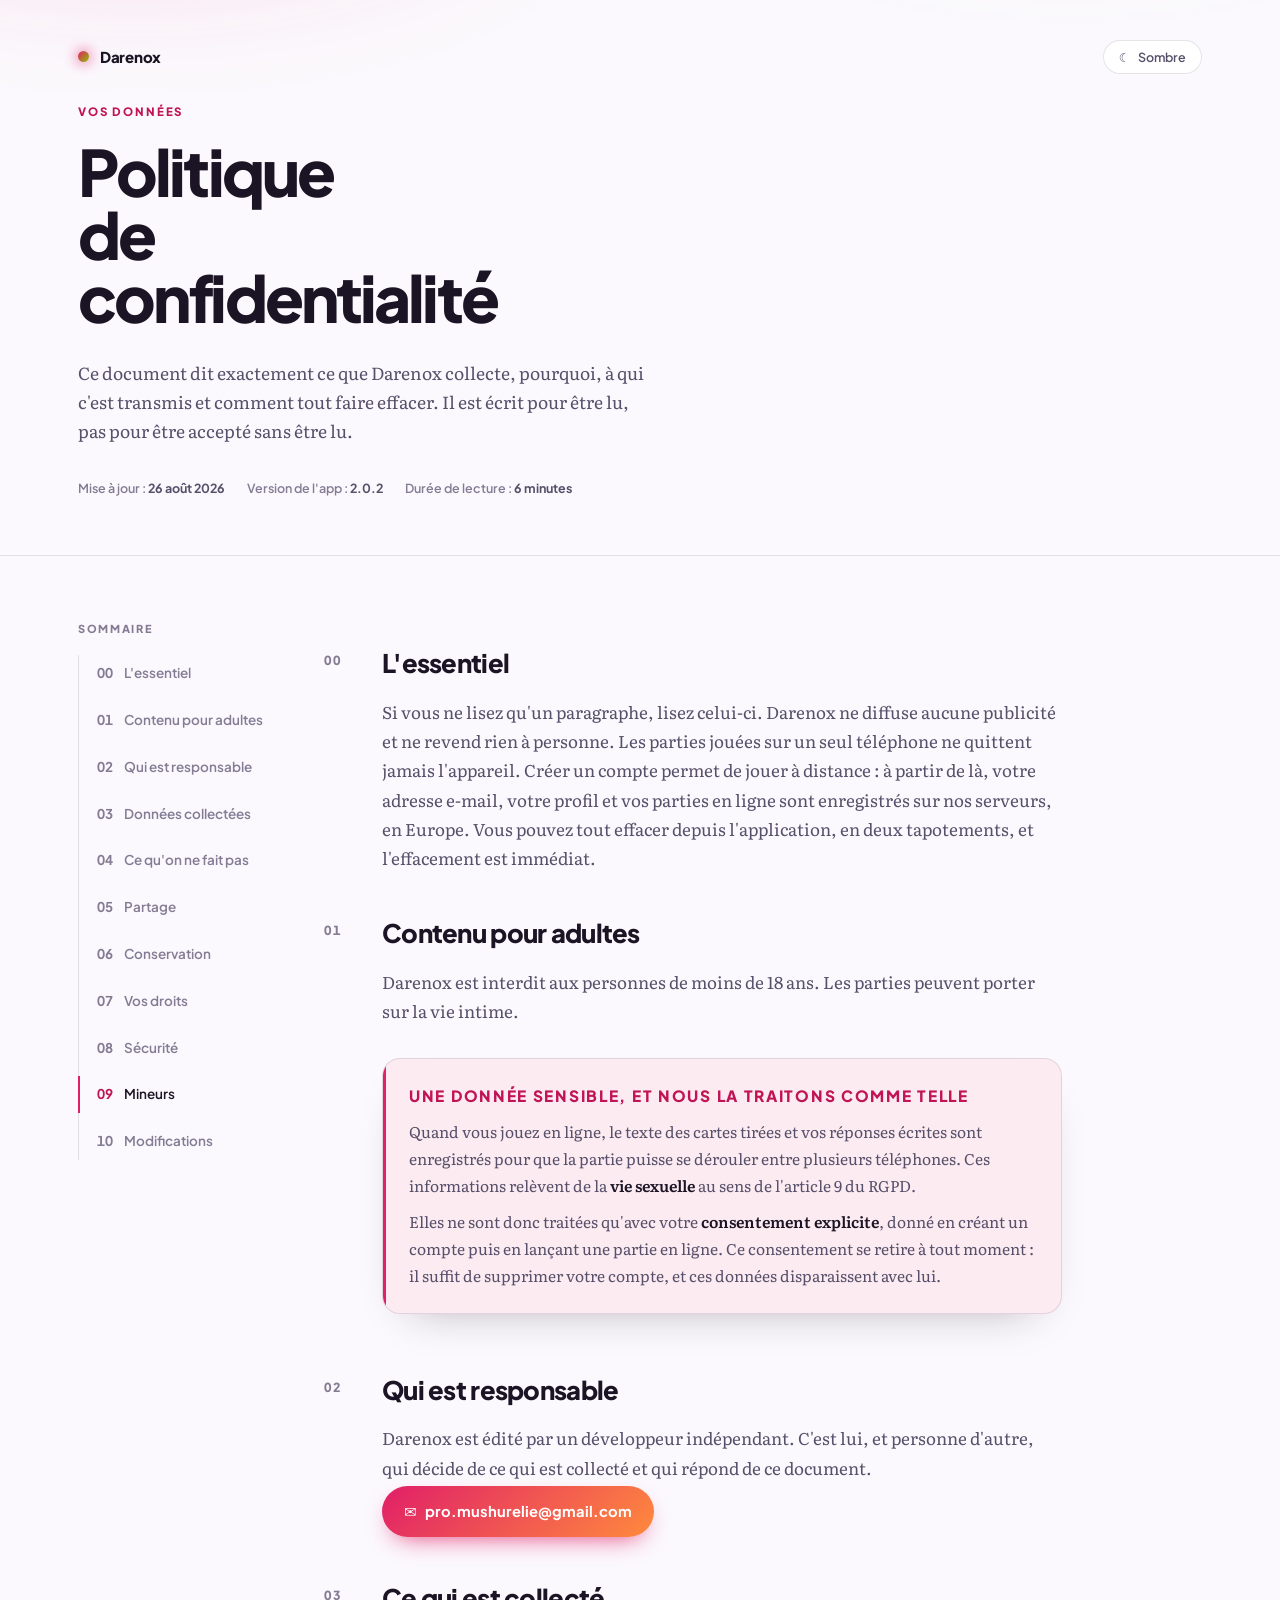
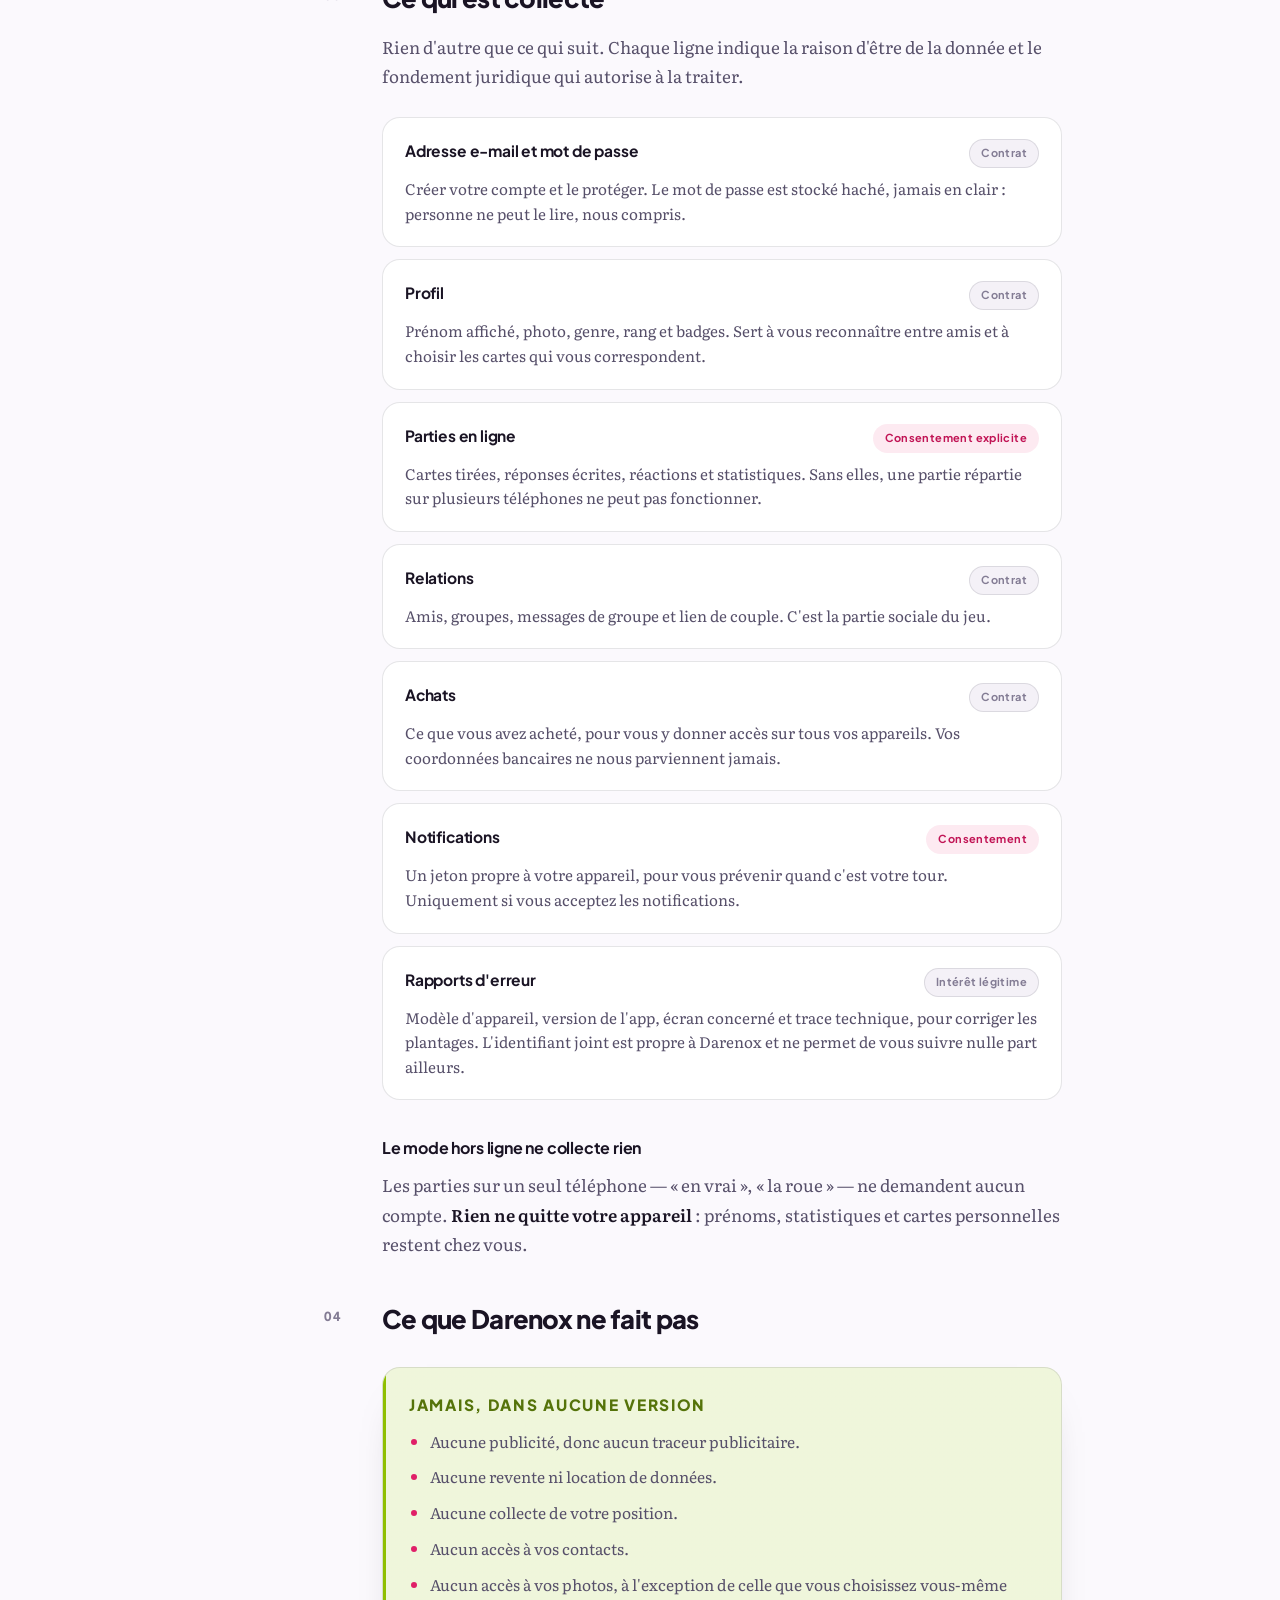
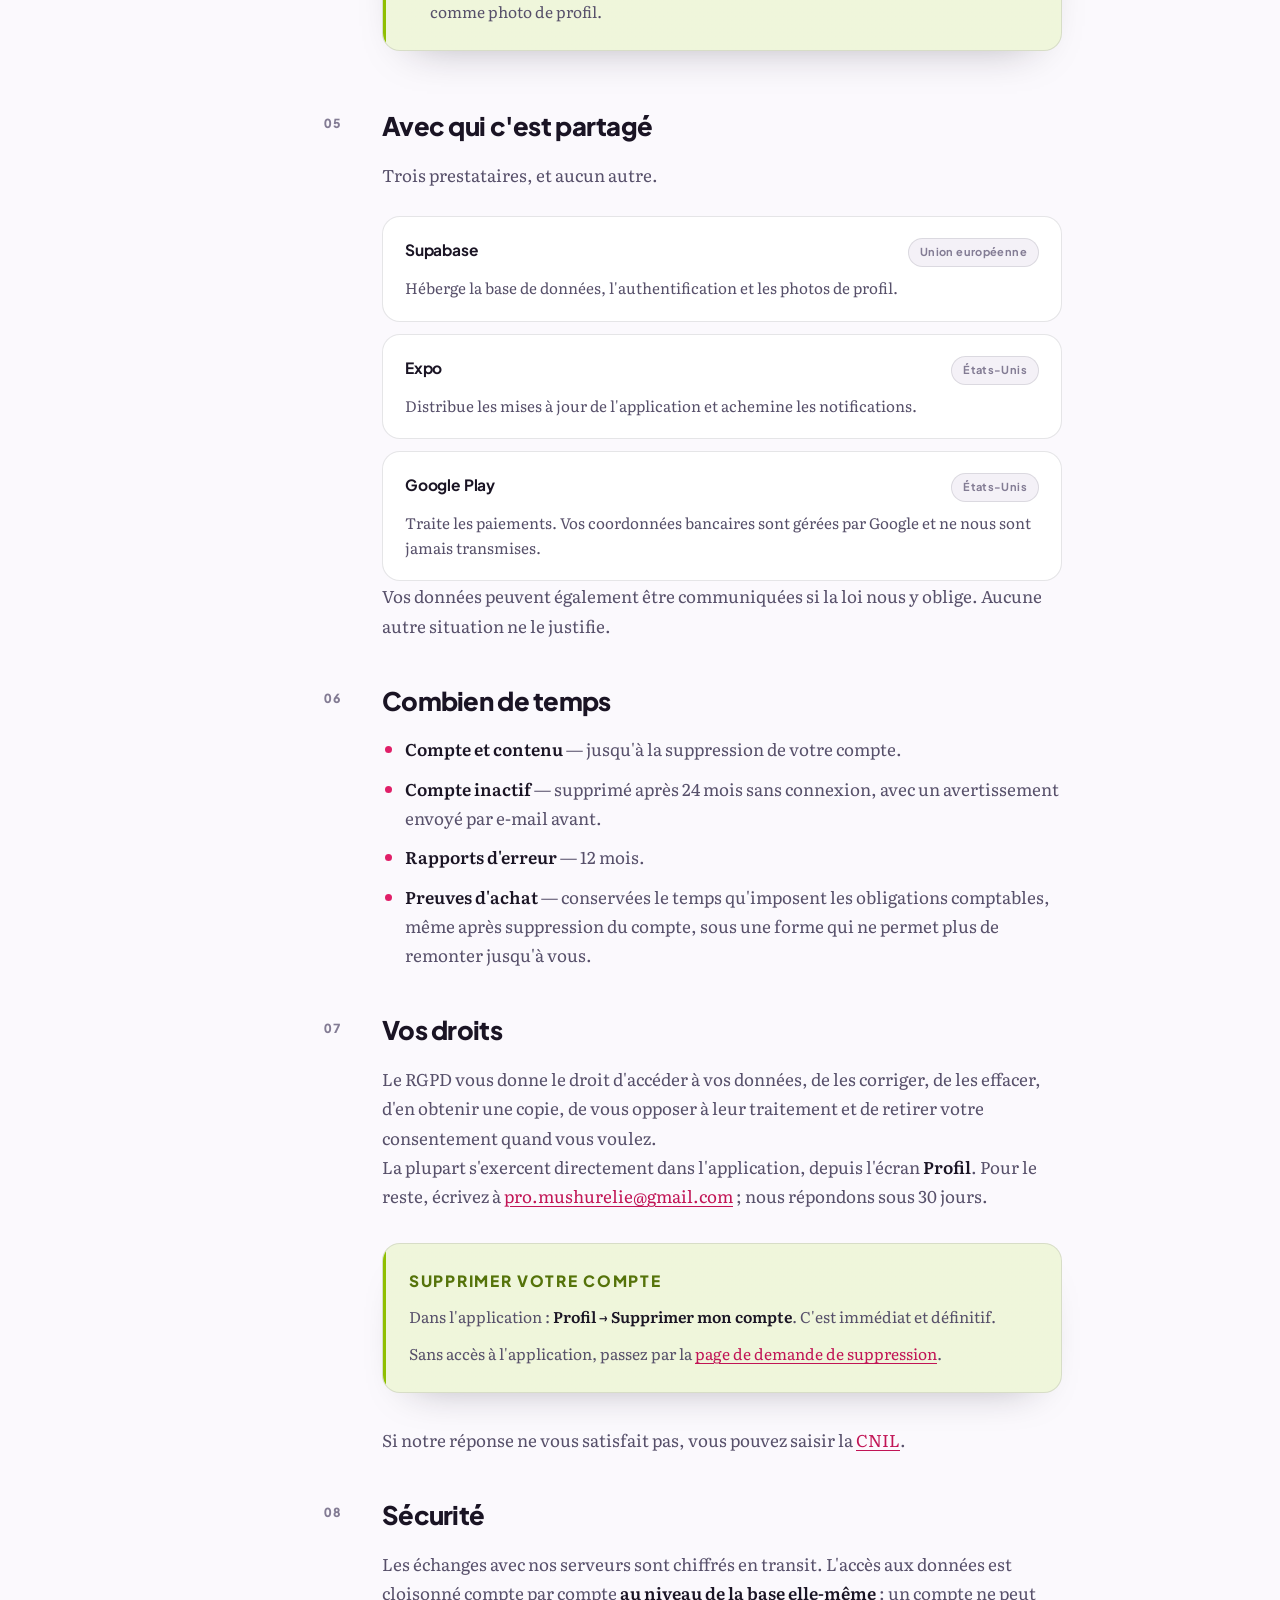
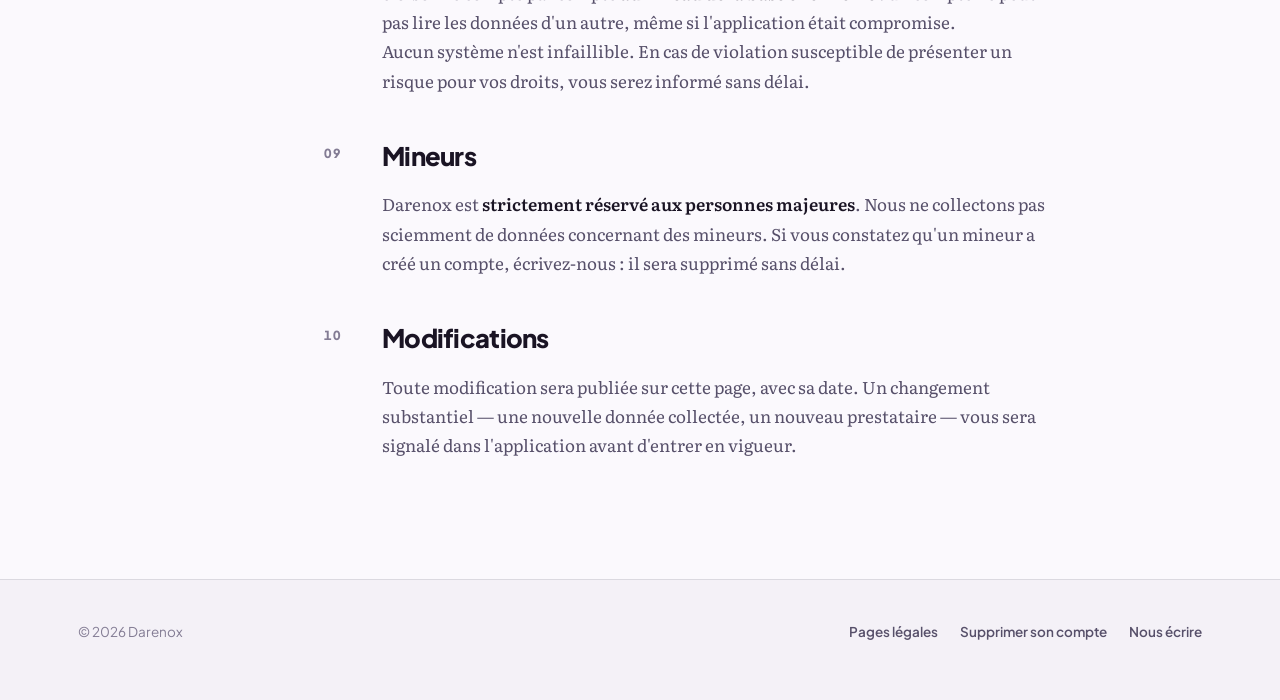
<file: privacy.html>
<!doctype html>
<html lang="fr" data-theme="dark">
<head>
<meta charset="utf-8">
<meta name="viewport" content="width=device-width, initial-scale=1">
<title>Confidentialité — Darenox</title>
<meta name="description" content="Quelles données Darenox collecte, pourquoi, avec qui elles sont partagées et comment les faire supprimer.">
<meta name="color-scheme" content="dark light">
<link rel="icon" href="data:image/svg+xml,%3Csvg xmlns='http://www.w3.org/2000/svg' viewBox='0 0 32 32'%3E%3Cdefs%3E%3ClinearGradient id='g' x1='0' y1='0' x2='1' y2='1'%3E%3Cstop offset='0' stop-color='%23ff4d8d'/%3E%3Cstop offset='1' stop-color='%23c6ff3d'/%3E%3C/linearGradient%3E%3C/defs%3E%3Crect width='32' height='32' rx='9' fill='%230a0711'/%3E%3Ccircle cx='16' cy='16' r='7.5' fill='url(%23g)'/%3E%3C/svg%3E">

<link rel="preconnect" href="https://fonts.googleapis.com">
<link rel="preconnect" href="https://fonts.gstatic.com" crossorigin>
<link rel="stylesheet" href="https://fonts.googleapis.com/css2?family=Literata:ital,opsz,wght@0,7..72,400;0,7..72,600;1,7..72,400&family=Plus+Jakarta+Sans:wght@600;700;800&display=swap">
<link rel="stylesheet" href="style.css">

<script>
  /* Appliqué avant le premier rendu : sans ça, la page s'affiche une fraction
     de seconde dans le mauvais thème avant que le script principal ne charge. */
  try {
    var t = localStorage.getItem('darenox-legal-theme');
    document.documentElement.setAttribute(
      'data-theme',
      t === 'light' || t === 'dark'
        ? t
        : matchMedia('(prefers-color-scheme: light)').matches ? 'light' : 'dark'
    );
  } catch (e) {}
</script>
</head>
<body>

<a class="skip" href="#doc">Aller au contenu</a>
<div class="progress" aria-hidden="true"><div class="progress__bar"></div></div>

<header class="head">
  <div class="head__aurora" aria-hidden="true"></div>
  <div class="head__inner">

    <div class="bar">
      <a class="brand" href="index.html">
        <span class="brand__dot" aria-hidden="true"></span>
        Darenox
      </a>
      <button class="theme-toggle" type="button" hidden>
        <span data-theme-icon aria-hidden="true">☾</span>
        <span data-theme-label>Sombre</span>
      </button>
    </div>

    <div class="title-block">
      <span class="eyebrow">Vos données</span>
      <h1>Politique de confidentialité</h1>
    </div>

    <p class="lede">
      Ce document dit exactement ce que Darenox collecte, pourquoi, à qui c'est
      transmis et comment tout faire effacer. Il est écrit pour être lu, pas
      pour être accepté sans être lu.
    </p>

    <div class="stamp">
      <span>Mise à jour&nbsp;: <b>26 août 2026</b></span>
      <span>Version de l'app&nbsp;: <b>2.0.2</b></span>
      <span>Durée de lecture&nbsp;: <b>6 minutes</b></span>
    </div>

  </div>
</header>

<div class="wrap">

  <aside class="rail">
    <details class="rail__box" open>
      <summary>Sommaire</summary>
      <p class="rail__label">Sommaire</p>
      <ul class="rail__list">
        <li><a href="#resume"><span class="rail__num">00</span> L'essentiel</a></li>
        <li><a href="#adultes"><span class="rail__num">01</span> Contenu pour adultes</a></li>
        <li><a href="#responsable"><span class="rail__num">02</span> Qui est responsable</a></li>
        <li><a href="#donnees"><span class="rail__num">03</span> Données collectées</a></li>
        <li><a href="#jamais"><span class="rail__num">04</span> Ce qu'on ne fait pas</a></li>
        <li><a href="#partage"><span class="rail__num">05</span> Partage</a></li>
        <li><a href="#duree"><span class="rail__num">06</span> Conservation</a></li>
        <li><a href="#droits"><span class="rail__num">07</span> Vos droits</a></li>
        <li><a href="#securite"><span class="rail__num">08</span> Sécurité</a></li>
        <li><a href="#mineurs"><span class="rail__num">09</span> Mineurs</a></li>
        <li><a href="#modifications"><span class="rail__num">10</span> Modifications</a></li>
      </ul>
    </details>
  </aside>

  <main class="doc" id="doc">

    <section id="resume">
      <h2><span class="num">00</span>L'essentiel</h2>
      <p>
        Si vous ne lisez qu'un paragraphe, lisez celui-ci. Darenox ne diffuse
        aucune publicité et ne revend rien à personne. Les parties jouées sur un
        seul téléphone ne quittent jamais l'appareil. Créer un compte permet de
        jouer à distance&nbsp;: à partir de là, votre adresse e-mail, votre
        profil et vos parties en ligne sont enregistrés sur nos serveurs, en
        Europe. Vous pouvez tout effacer depuis l'application, en deux
        tapotements, et l'effacement est immédiat.
      </p>
    </section>

    <section id="adultes">
      <h2><span class="num">01</span>Contenu pour adultes</h2>
      <p>
        Darenox est interdit aux personnes de moins de 18&nbsp;ans. Les parties
        peuvent porter sur la vie intime.
      </p>
      <div class="note note--warn">
        <p class="note__title">Une donnée sensible, et nous la traitons comme telle</p>
        <p>
          Quand vous jouez en ligne, le texte des cartes tirées et vos réponses
          écrites sont enregistrés pour que la partie puisse se dérouler entre
          plusieurs téléphones. Ces informations relèvent de la
          <strong>vie sexuelle</strong> au sens de l'article&nbsp;9 du RGPD.
        </p>
        <p>
          Elles ne sont donc traitées qu'avec votre <strong>consentement
          explicite</strong>, donné en créant un compte puis en lançant une
          partie en ligne. Ce consentement se retire à tout moment&nbsp;: il
          suffit de supprimer votre compte, et ces données disparaissent avec
          lui.
        </p>
      </div>
    </section>

    <section id="responsable">
      <h2><span class="num">02</span>Qui est responsable</h2>
      <p>
        Darenox est édité par un développeur indépendant. C'est lui, et personne
        d'autre, qui décide de ce qui est collecté et qui répond de ce document.
      </p>
      <p>
        <a class="mailto" href="mailto:pro.mushurelie@gmail.com">
          <span aria-hidden="true">✉</span> pro.mushurelie@gmail.com
        </a>
      </p>
    </section>

    <section id="donnees">
      <h2><span class="num">03</span>Ce qui est collecté</h2>
      <p>
        Rien d'autre que ce qui suit. Chaque ligne indique la raison d'être de la
        donnée et le fondement juridique qui autorise à la traiter.
      </p>

      <ul class="facts">
        <li class="fact">
          <div class="fact__head">
            <span class="fact__name">Adresse e-mail et mot de passe</span>
            <span class="pill">Contrat</span>
          </div>
          <p class="fact__why">
            Créer votre compte et le protéger. Le mot de passe est stocké haché,
            jamais en clair&nbsp;: personne ne peut le lire, nous compris.
          </p>
        </li>

        <li class="fact">
          <div class="fact__head">
            <span class="fact__name">Profil</span>
            <span class="pill">Contrat</span>
          </div>
          <p class="fact__why">
            Prénom affiché, photo, genre, rang et badges. Sert à vous
            reconnaître entre amis et à choisir les cartes qui vous
            correspondent.
          </p>
        </li>

        <li class="fact">
          <div class="fact__head">
            <span class="fact__name">Parties en ligne</span>
            <span class="pill pill--consent">Consentement explicite</span>
          </div>
          <p class="fact__why">
            Cartes tirées, réponses écrites, réactions et statistiques. Sans
            elles, une partie répartie sur plusieurs téléphones ne peut pas
            fonctionner.
          </p>
        </li>

        <li class="fact">
          <div class="fact__head">
            <span class="fact__name">Relations</span>
            <span class="pill">Contrat</span>
          </div>
          <p class="fact__why">
            Amis, groupes, messages de groupe et lien de couple. C'est la partie
            sociale du jeu.
          </p>
        </li>

        <li class="fact">
          <div class="fact__head">
            <span class="fact__name">Achats</span>
            <span class="pill">Contrat</span>
          </div>
          <p class="fact__why">
            Ce que vous avez acheté, pour vous y donner accès sur tous vos
            appareils. Vos coordonnées bancaires ne nous parviennent jamais.
          </p>
        </li>

        <li class="fact">
          <div class="fact__head">
            <span class="fact__name">Notifications</span>
            <span class="pill pill--consent">Consentement</span>
          </div>
          <p class="fact__why">
            Un jeton propre à votre appareil, pour vous prévenir quand c'est
            votre tour. Uniquement si vous acceptez les notifications.
          </p>
        </li>

        <li class="fact">
          <div class="fact__head">
            <span class="fact__name">Rapports d'erreur</span>
            <span class="pill">Intérêt légitime</span>
          </div>
          <p class="fact__why">
            Modèle d'appareil, version de l'app, écran concerné et trace
            technique, pour corriger les plantages. L'identifiant joint est
            propre à Darenox et ne permet de vous suivre nulle part ailleurs.
          </p>
        </li>
      </ul>

      <h3 id="hors-ligne">Le mode hors ligne ne collecte rien</h3>
      <p>
        Les parties sur un seul téléphone — «&nbsp;en vrai&nbsp;», «&nbsp;la
        roue&nbsp;» — ne demandent aucun compte.
        <strong>Rien ne quitte votre appareil</strong>&nbsp;: prénoms,
        statistiques et cartes personnelles restent chez vous.
      </p>
    </section>

    <section id="jamais">
      <h2><span class="num">04</span>Ce que Darenox ne fait pas</h2>
      <div class="note note--do">
        <p class="note__title">Jamais, dans aucune version</p>
        <ul>
          <li>Aucune publicité, donc aucun traceur publicitaire.</li>
          <li>Aucune revente ni location de données.</li>
          <li>Aucune collecte de votre position.</li>
          <li>Aucun accès à vos contacts.</li>
          <li>
            Aucun accès à vos photos, à l'exception de celle que vous choisissez
            vous-même comme photo de profil.
          </li>
        </ul>
      </div>
    </section>

    <section id="partage">
      <h2><span class="num">05</span>Avec qui c'est partagé</h2>
      <p>Trois prestataires, et aucun autre.</p>
      <ul class="facts">
        <li class="fact">
          <div class="fact__head">
            <span class="fact__name">Supabase</span>
            <span class="pill">Union européenne</span>
          </div>
          <p class="fact__why">
            Héberge la base de données, l'authentification et les photos de
            profil.
          </p>
        </li>
        <li class="fact">
          <div class="fact__head">
            <span class="fact__name">Expo</span>
            <span class="pill">États-Unis</span>
          </div>
          <p class="fact__why">
            Distribue les mises à jour de l'application et achemine les
            notifications.
          </p>
        </li>
        <li class="fact">
          <div class="fact__head">
            <span class="fact__name">Google Play</span>
            <span class="pill">États-Unis</span>
          </div>
          <p class="fact__why">
            Traite les paiements. Vos coordonnées bancaires sont gérées par
            Google et ne nous sont jamais transmises.
          </p>
        </li>
      </ul>
      <p>
        Vos données peuvent également être communiquées si la loi nous y oblige.
        Aucune autre situation ne le justifie.
      </p>
    </section>

    <section id="duree">
      <h2><span class="num">06</span>Combien de temps</h2>
      <ul>
        <li>
          <strong>Compte et contenu</strong> — jusqu'à la suppression de votre
          compte.
        </li>
        <li>
          <strong>Compte inactif</strong> — supprimé après 24&nbsp;mois sans
          connexion, avec un avertissement envoyé par e-mail avant.
        </li>
        <li><strong>Rapports d'erreur</strong> — 12&nbsp;mois.</li>
        <li>
          <strong>Preuves d'achat</strong> — conservées le temps qu'imposent les
          obligations comptables, même après suppression du compte, sous une
          forme qui ne permet plus de remonter jusqu'à vous.
        </li>
      </ul>
    </section>

    <section id="droits">
      <h2><span class="num">07</span>Vos droits</h2>
      <p>
        Le RGPD vous donne le droit d'accéder à vos données, de les corriger, de
        les effacer, d'en obtenir une copie, de vous opposer à leur traitement et
        de retirer votre consentement quand vous voulez.
      </p>
      <p>
        La plupart s'exercent directement dans l'application, depuis l'écran
        <strong>Profil</strong>. Pour le reste, écrivez à
        <a href="mailto:pro.mushurelie@gmail.com">pro.mushurelie@gmail.com</a>&nbsp;;
        nous répondons sous 30&nbsp;jours.
      </p>

      <div class="note note--do">
        <p class="note__title">Supprimer votre compte</p>
        <p>
          Dans l'application&nbsp;:
          <strong>Profil → Supprimer mon compte</strong>. C'est immédiat et
          définitif.
        </p>
        <p>
          Sans accès à l'application, passez par la
          <a href="delete-account.html">page de demande de suppression</a>.
        </p>
      </div>

      <p>
        Si notre réponse ne vous satisfait pas, vous pouvez saisir la
        <a href="https://www.cnil.fr/fr/plaintes" rel="noopener">CNIL</a>.
      </p>
    </section>

    <section id="securite">
      <h2><span class="num">08</span>Sécurité</h2>
      <p>
        Les échanges avec nos serveurs sont chiffrés en transit. L'accès aux
        données est cloisonné compte par compte
        <strong>au niveau de la base elle-même</strong>&nbsp;: un compte ne peut
        pas lire les données d'un autre, même si l'application était compromise.
      </p>
      <p>
        Aucun système n'est infaillible. En cas de violation susceptible de
        présenter un risque pour vos droits, vous serez informé sans délai.
      </p>
    </section>

    <section id="mineurs">
      <h2><span class="num">09</span>Mineurs</h2>
      <p>
        Darenox est <strong>strictement réservé aux personnes majeures</strong>.
        Nous ne collectons pas sciemment de données concernant des mineurs. Si
        vous constatez qu'un mineur a créé un compte, écrivez-nous&nbsp;: il sera
        supprimé sans délai.
      </p>
    </section>

    <section id="modifications">
      <h2><span class="num">10</span>Modifications</h2>
      <p>
        Toute modification sera publiée sur cette page, avec sa date. Un
        changement substantiel — une nouvelle donnée collectée, un nouveau
        prestataire — vous sera signalé dans l'application avant d'entrer en
        vigueur.
      </p>
    </section>

  </main>
</div>

<footer class="foot">
  <div class="foot__inner">
    <span>© 2026 Darenox</span>
    <nav>
      <a href="index.html">Pages légales</a>
      <a href="delete-account.html">Supprimer son compte</a>
      <a href="mailto:pro.mushurelie@gmail.com">Nous écrire</a>
    </nav>
  </div>
</footer>

<script src="app.js" defer></script>
</body>
</html>
</file>
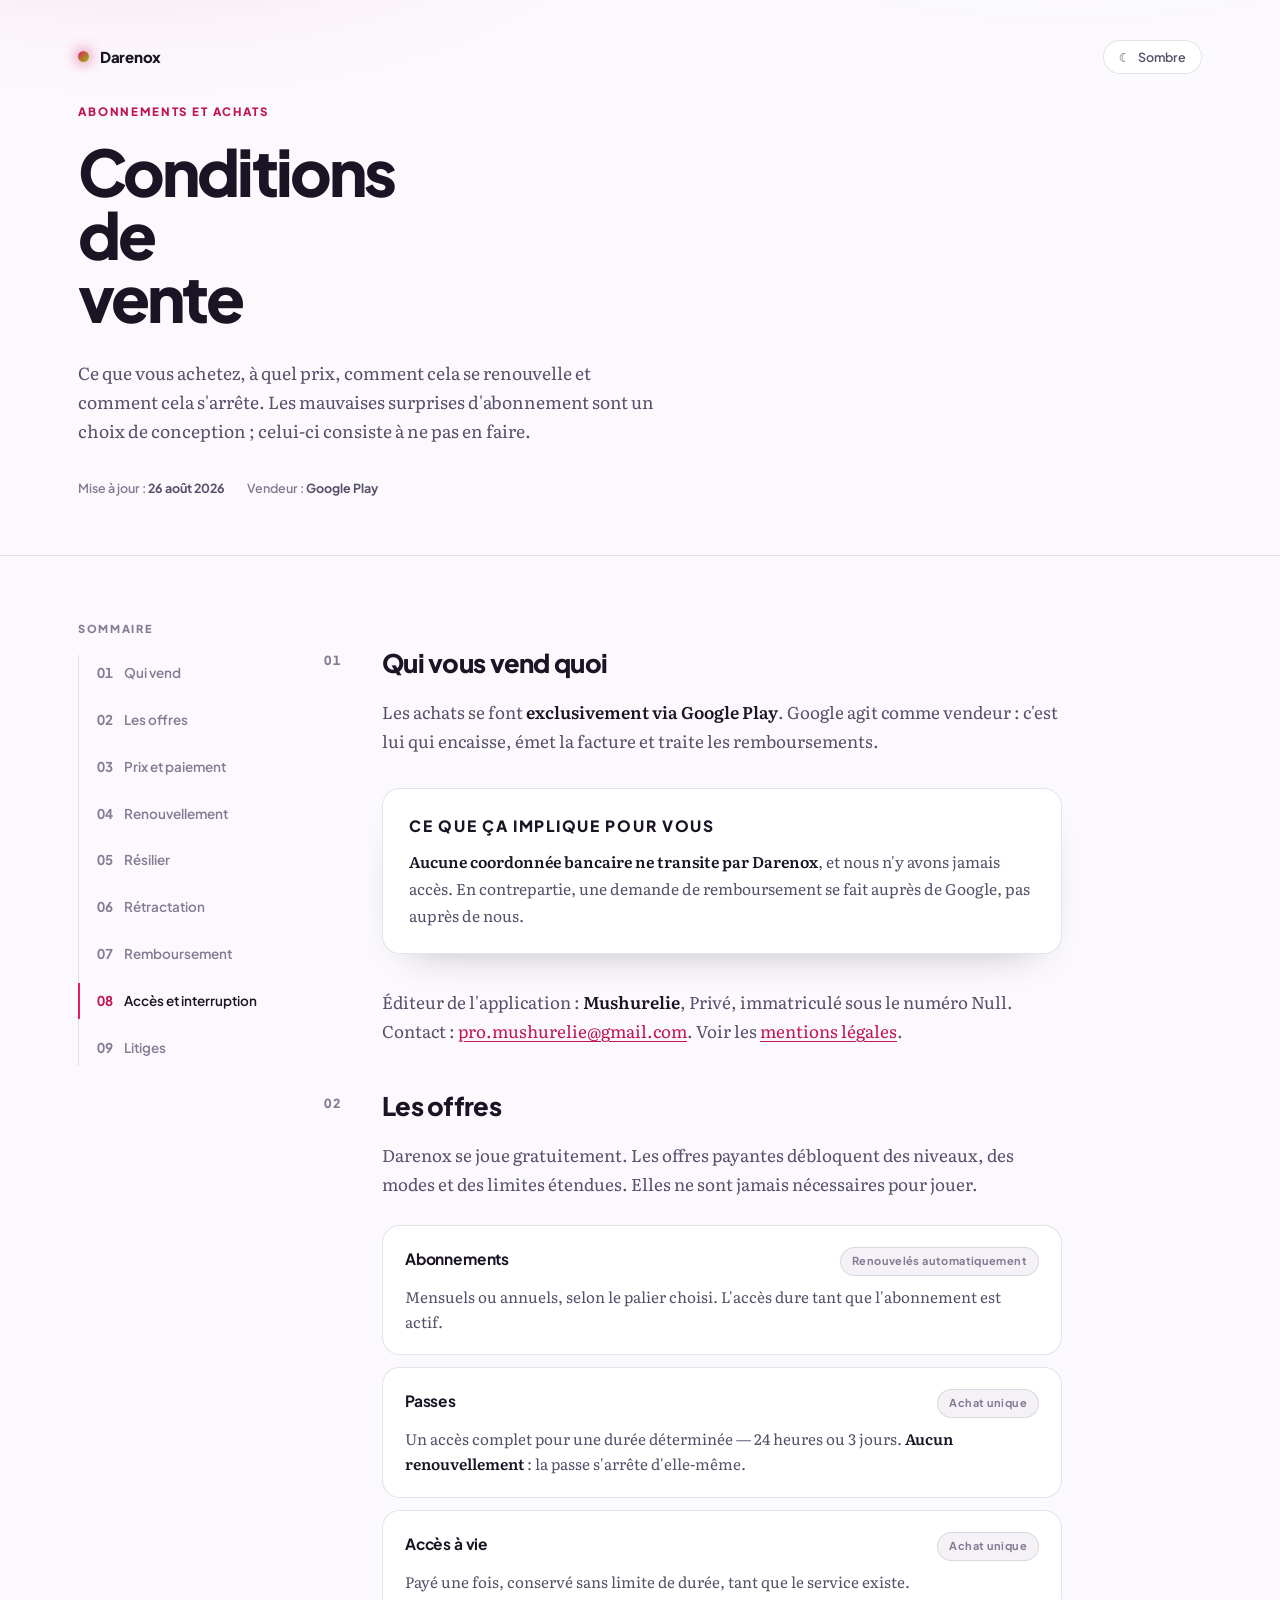
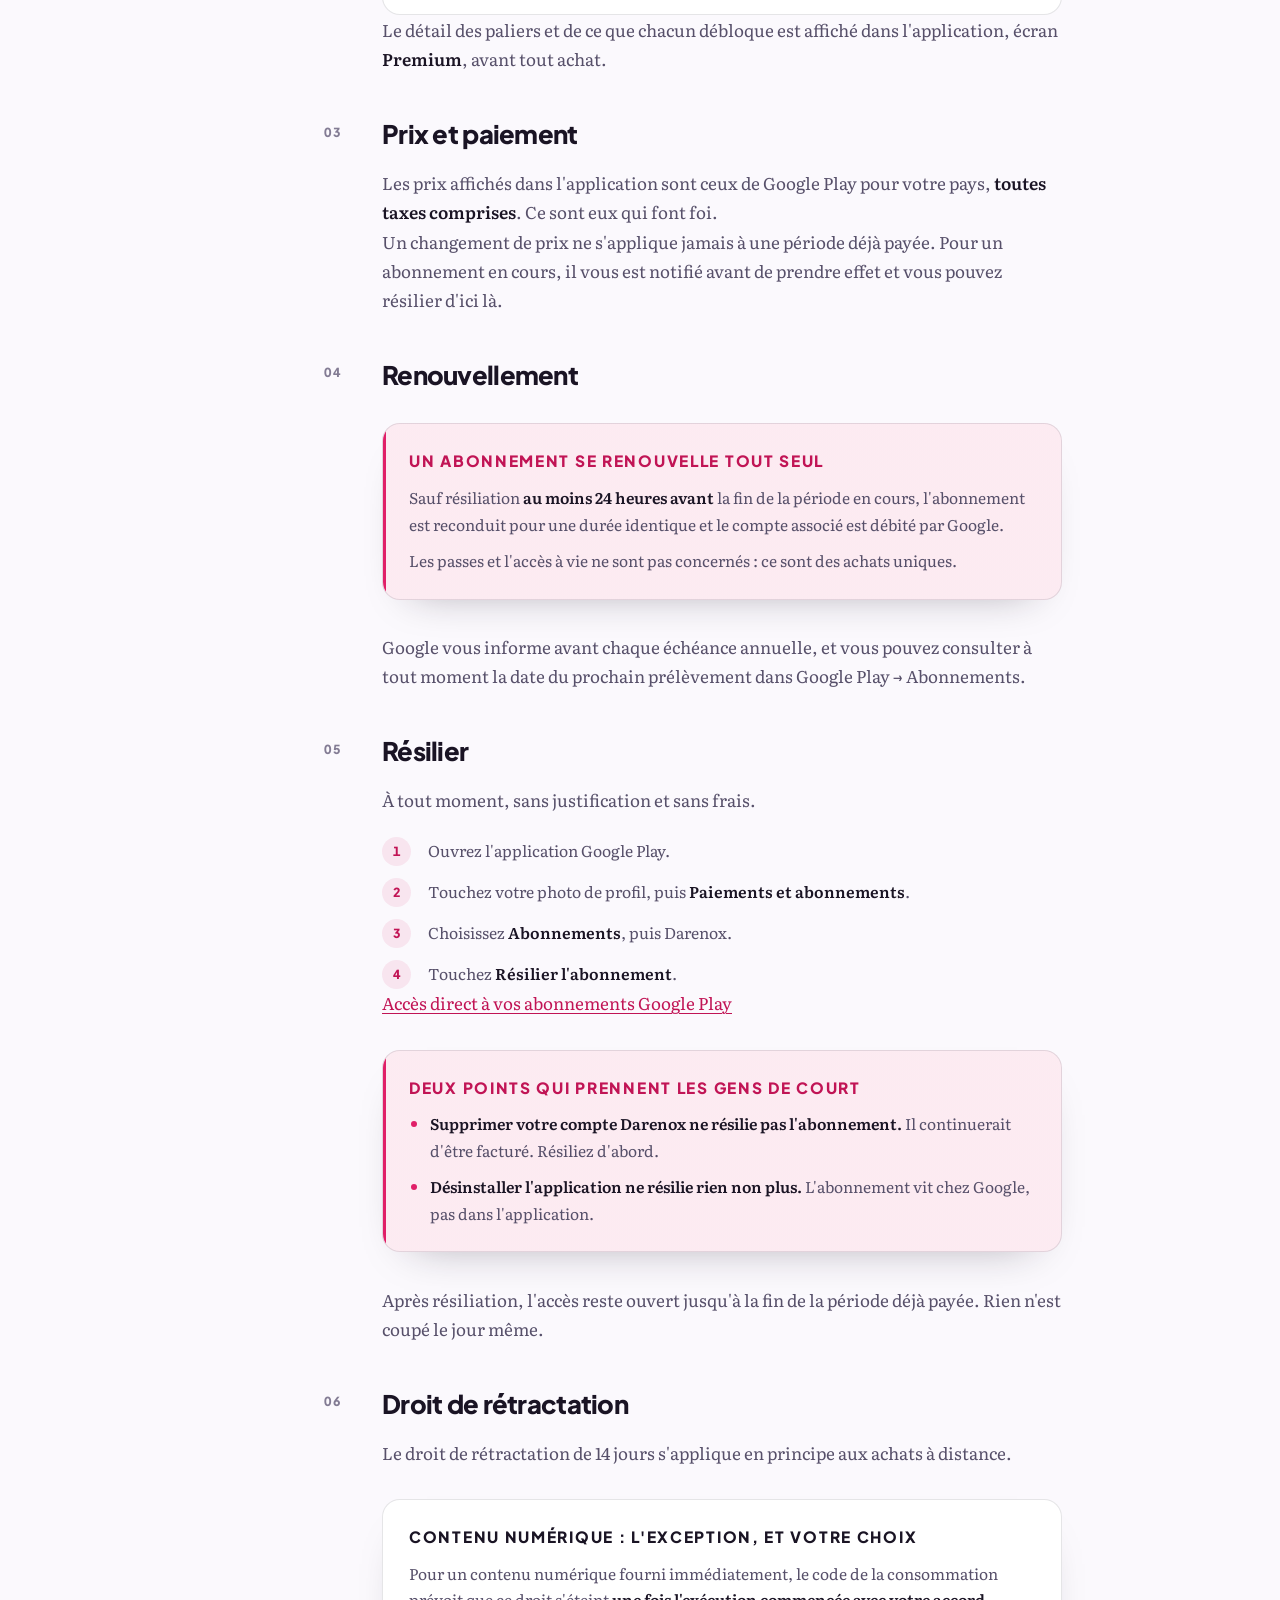
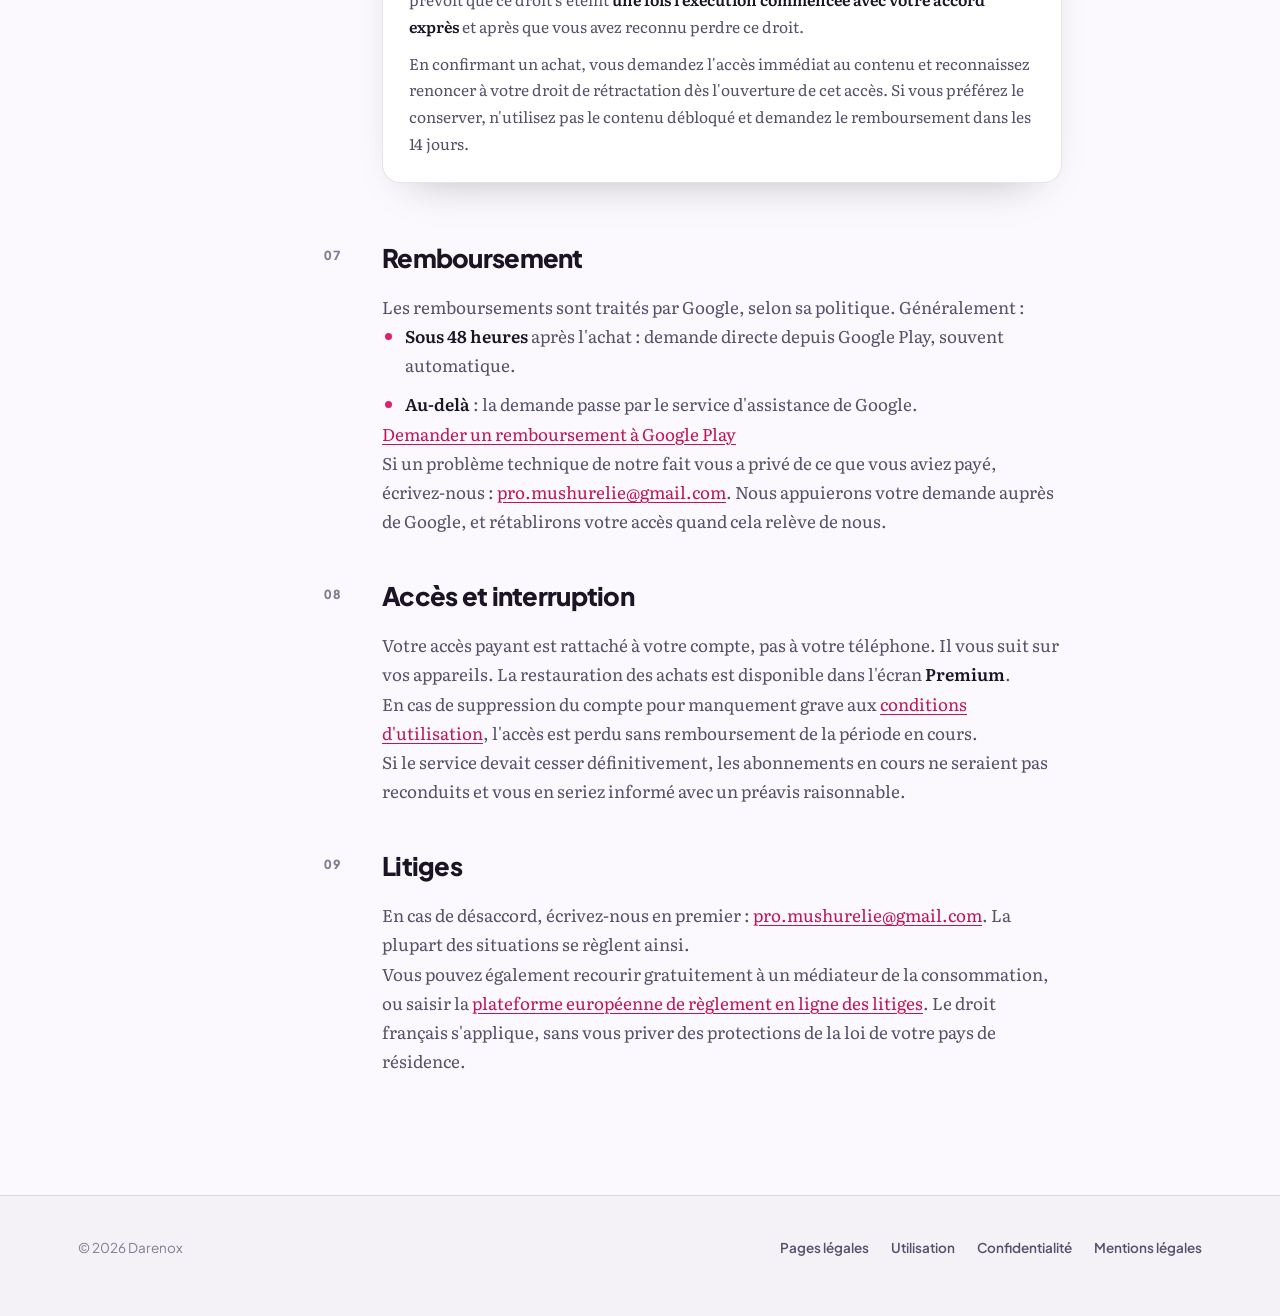
<file: sales.html>
<!doctype html>
<html lang="fr" data-theme="dark">
<head>
<meta charset="utf-8">
<meta name="viewport" content="width=device-width, initial-scale=1">
<title>Conditions de vente — Darenox</title>
<meta name="description" content="Abonnements et achats Darenox : prix, renouvellement, résiliation, rétractation et remboursement.">
<meta name="color-scheme" content="dark light">
<link rel="icon" href="data:image/svg+xml,%3Csvg xmlns='http://www.w3.org/2000/svg' viewBox='0 0 32 32'%3E%3Cdefs%3E%3ClinearGradient id='g' x1='0' y1='0' x2='1' y2='1'%3E%3Cstop offset='0' stop-color='%23ff4d8d'/%3E%3Cstop offset='1' stop-color='%23c6ff3d'/%3E%3C/linearGradient%3E%3C/defs%3E%3Crect width='32' height='32' rx='9' fill='%230a0711'/%3E%3Ccircle cx='16' cy='16' r='7.5' fill='url(%23g)'/%3E%3C/svg%3E">

<link rel="preconnect" href="https://fonts.googleapis.com">
<link rel="preconnect" href="https://fonts.gstatic.com" crossorigin>
<link rel="stylesheet" href="https://fonts.googleapis.com/css2?family=Literata:ital,opsz,wght@0,7..72,400;0,7..72,600;1,7..72,400&family=Plus+Jakarta+Sans:wght@600;700;800&display=swap">
<link rel="stylesheet" href="style.css">

<script>
  try {
    var t = localStorage.getItem('darenox-legal-theme');
    document.documentElement.setAttribute('data-theme',
      t === 'light' || t === 'dark' ? t
        : matchMedia('(prefers-color-scheme: light)').matches ? 'light' : 'dark');
  } catch (e) {}
</script>
</head>
<body>

<a class="skip" href="#doc">Aller au contenu</a>
<div class="progress" aria-hidden="true"><div class="progress__bar"></div></div>

<header class="head">
  <div class="head__aurora" aria-hidden="true"></div>
  <div class="head__inner">
    <div class="bar">
      <a class="brand" href="index.html"><span class="brand__dot" aria-hidden="true"></span>Darenox</a>
      <button class="theme-toggle" type="button" hidden>
        <span data-theme-icon aria-hidden="true">☾</span>
        <span data-theme-label>Sombre</span>
      </button>
    </div>
    <div class="title-block">
      <span class="eyebrow">Abonnements et achats</span>
      <h1>Conditions de vente</h1>
    </div>
    <p class="lede">
      Ce que vous achetez, à quel prix, comment cela se renouvelle et comment
      cela s'arrête. Les mauvaises surprises d'abonnement sont un choix de
      conception&nbsp;; celui-ci consiste à ne pas en faire.
    </p>
    <div class="stamp">
      <span>Mise à jour&nbsp;: <b>26 août 2026</b></span>
      <span>Vendeur&nbsp;: <b>Google&nbsp;Play</b></span>
    </div>
  </div>
</header>

<div class="wrap">
  <aside class="rail">
    <details class="rail__box" open>
      <summary>Sommaire</summary>
      <p class="rail__label">Sommaire</p>
      <ul class="rail__list">
        <li><a href="#vendeur"><span class="rail__num">01</span> Qui vend</a></li>
        <li><a href="#offres"><span class="rail__num">02</span> Les offres</a></li>
        <li><a href="#prix"><span class="rail__num">03</span> Prix et paiement</a></li>
        <li><a href="#renouvellement"><span class="rail__num">04</span> Renouvellement</a></li>
        <li><a href="#resiliation"><span class="rail__num">05</span> Résilier</a></li>
        <li><a href="#retractation"><span class="rail__num">06</span> Rétractation</a></li>
        <li><a href="#remboursement"><span class="rail__num">07</span> Remboursement</a></li>
        <li><a href="#acces"><span class="rail__num">08</span> Accès et interruption</a></li>
        <li><a href="#litige"><span class="rail__num">09</span> Litiges</a></li>
      </ul>
    </details>
  </aside>

  <main class="doc" id="doc">

    <section id="vendeur">
      <h2><span class="num">01</span>Qui vous vend quoi</h2>
      <p>
        Les achats se font <strong>exclusivement via Google&nbsp;Play</strong>.
        Google agit comme vendeur&nbsp;: c'est lui qui encaisse, émet la facture
        et traite les remboursements.
      </p>
      <div class="note">
        <p class="note__title">Ce que ça implique pour vous</p>
        <p>
          <strong>Aucune coordonnée bancaire ne transite par Darenox</strong>, et
          nous n'y avons jamais accès. En contrepartie, une demande de
          remboursement se fait auprès de Google, pas auprès de nous.
        </p>
      </div>
      <p>
        Éditeur de l'application&nbsp;: <strong>Mushurelie</strong>,
        Privé, immatriculé sous le numéro Null.
        Contact&nbsp;: <a href="mailto:pro.mushurelie@gmail.com">pro.mushurelie@gmail.com</a>.
        Voir les <a href="legal-notice.html">mentions légales</a>.
      </p>
    </section>

    <section id="offres">
      <h2><span class="num">02</span>Les offres</h2>
      <p>
        Darenox se joue gratuitement. Les offres payantes débloquent des niveaux,
        des modes et des limites étendues. Elles ne sont jamais nécessaires pour
        jouer.
      </p>
      <ul class="facts">
        <li class="fact">
          <div class="fact__head">
            <span class="fact__name">Abonnements</span>
            <span class="pill">Renouvelés automatiquement</span>
          </div>
          <p class="fact__why">
            Mensuels ou annuels, selon le palier choisi. L'accès dure tant que
            l'abonnement est actif.
          </p>
        </li>
        <li class="fact">
          <div class="fact__head">
            <span class="fact__name">Passes</span>
            <span class="pill">Achat unique</span>
          </div>
          <p class="fact__why">
            Un accès complet pour une durée déterminée — 24&nbsp;heures ou
            3&nbsp;jours. <strong>Aucun renouvellement</strong>&nbsp;: la passe
            s'arrête d'elle-même.
          </p>
        </li>
        <li class="fact">
          <div class="fact__head">
            <span class="fact__name">Accès à vie</span>
            <span class="pill">Achat unique</span>
          </div>
          <p class="fact__why">
            Payé une fois, conservé sans limite de durée, tant que le service
            existe.
          </p>
        </li>
      </ul>
      <p>
        Le détail des paliers et de ce que chacun débloque est affiché dans
        l'application, écran <strong>Premium</strong>, avant tout achat.
      </p>
    </section>

    <section id="prix">
      <h2><span class="num">03</span>Prix et paiement</h2>
      <p>
        Les prix affichés dans l'application sont ceux de Google&nbsp;Play pour
        votre pays, <strong>toutes taxes comprises</strong>. Ce sont eux qui font
        foi.
      </p>
      <p>
        Un changement de prix ne s'applique jamais à une période déjà payée. Pour
        un abonnement en cours, il vous est notifié avant de prendre effet et
        vous pouvez résilier d'ici là.
      </p>
    </section>

    <section id="renouvellement">
      <h2><span class="num">04</span>Renouvellement</h2>
      <div class="note note--warn">
        <p class="note__title">Un abonnement se renouvelle tout seul</p>
        <p>
          Sauf résiliation <strong>au moins 24&nbsp;heures avant</strong> la fin
          de la période en cours, l'abonnement est reconduit pour une durée
          identique et le compte associé est débité par Google.
        </p>
        <p>
          Les passes et l'accès à vie ne sont pas concernés&nbsp;: ce sont des
          achats uniques.
        </p>
      </div>
      <p>
        Google vous informe avant chaque échéance annuelle, et vous pouvez
        consulter à tout moment la date du prochain prélèvement dans
        Google&nbsp;Play → Abonnements.
      </p>
    </section>

    <section id="resiliation">
      <h2><span class="num">05</span>Résilier</h2>
      <p>À tout moment, sans justification et sans frais.</p>
      <ol class="steps">
        <li>Ouvrez l'application Google&nbsp;Play.</li>
        <li>Touchez votre photo de profil, puis <strong>Paiements et abonnements</strong>.</li>
        <li>Choisissez <strong>Abonnements</strong>, puis Darenox.</li>
        <li>Touchez <strong>Résilier l'abonnement</strong>.</li>
      </ol>
      <p>
        <a href="https://play.google.com/store/account/subscriptions" rel="noopener">Accès direct à vos abonnements Google&nbsp;Play</a>
      </p>
      <div class="note note--warn">
        <p class="note__title">Deux points qui prennent les gens de court</p>
        <ul>
          <li>
            <strong>Supprimer votre compte Darenox ne résilie pas
            l'abonnement.</strong> Il continuerait d'être facturé. Résiliez
            d'abord.
          </li>
          <li>
            <strong>Désinstaller l'application ne résilie rien non plus.</strong>
            L'abonnement vit chez Google, pas dans l'application.
          </li>
        </ul>
      </div>
      <p>
        Après résiliation, l'accès reste ouvert jusqu'à la fin de la période déjà
        payée. Rien n'est coupé le jour même.
      </p>
    </section>

    <section id="retractation">
      <h2><span class="num">06</span>Droit de rétractation</h2>
      <p>
        Le droit de rétractation de 14&nbsp;jours s'applique en principe aux
        achats à distance.
      </p>
      <div class="note">
        <p class="note__title">Contenu numérique&nbsp;: l'exception, et votre choix</p>
        <p>
          Pour un contenu numérique fourni immédiatement, le code de la
          consommation prévoit que ce droit s'éteint <strong>une fois
          l'exécution commencée avec votre accord exprès</strong> et après que
          vous avez reconnu perdre ce droit.
        </p>
        <p>
          En confirmant un achat, vous demandez l'accès immédiat au contenu et
          reconnaissez renoncer à votre droit de rétractation dès l'ouverture de
          cet accès. Si vous préférez le conserver, n'utilisez pas le contenu
          débloqué et demandez le remboursement dans les 14&nbsp;jours.
        </p>
      </div>
    </section>

    <section id="remboursement">
      <h2><span class="num">07</span>Remboursement</h2>
      <p>
        Les remboursements sont traités par Google, selon sa politique.
        Généralement&nbsp;:
      </p>
      <ul>
        <li>
          <strong>Sous 48 heures</strong> après l'achat&nbsp;: demande directe
          depuis Google&nbsp;Play, souvent automatique.
        </li>
        <li>
          <strong>Au-delà</strong>&nbsp;: la demande passe par le service
          d'assistance de Google.
        </li>
      </ul>
      <p>
        <a href="https://support.google.com/googleplay/answer/2479637" rel="noopener">Demander un remboursement à Google&nbsp;Play</a>
      </p>
      <p>
        Si un problème technique de notre fait vous a privé de ce que vous aviez
        payé, écrivez-nous&nbsp;:
        <a href="mailto:pro.mushurelie@gmail.com">pro.mushurelie@gmail.com</a>.
        Nous appuierons votre demande auprès de Google, et rétablirons votre
        accès quand cela relève de nous.
      </p>
    </section>

    <section id="acces">
      <h2><span class="num">08</span>Accès et interruption</h2>
      <p>
        Votre accès payant est rattaché à votre compte, pas à votre téléphone.
        Il vous suit sur vos appareils. La restauration des achats est disponible
        dans l'écran <strong>Premium</strong>.
      </p>
      <p>
        En cas de suppression du compte pour manquement grave aux
        <a href="terms.html">conditions d'utilisation</a>, l'accès est perdu sans
        remboursement de la période en cours.
      </p>
      <p>
        Si le service devait cesser définitivement, les abonnements en cours ne
        seraient pas reconduits et vous en seriez informé avec un préavis
        raisonnable.
      </p>
    </section>

    <section id="litige">
      <h2><span class="num">09</span>Litiges</h2>
      <p>
        En cas de désaccord, écrivez-nous en premier&nbsp;:
        <a href="mailto:pro.mushurelie@gmail.com">pro.mushurelie@gmail.com</a>.
        La plupart des situations se règlent ainsi.
      </p>
      <p>
        Vous pouvez également recourir gratuitement à un médiateur de la
        consommation, ou saisir la
        <a href="https://ec.europa.eu/consumers/odr" rel="noopener">plateforme européenne de règlement en ligne des litiges</a>.
        Le droit français s'applique, sans vous priver des protections de la loi
        de votre pays de résidence.
      </p>
    </section>

  </main>
</div>

<footer class="foot">
  <div class="foot__inner">
    <span>© 2026 Darenox</span>
    <nav>
      <a href="index.html">Pages légales</a>
      <a href="terms.html">Utilisation</a>
      <a href="privacy.html">Confidentialité</a>
      <a href="legal-notice.html">Mentions légales</a>
    </nav>
  </div>
</footer>

<script src="app.js" defer></script>
</body>
</html>
</file>
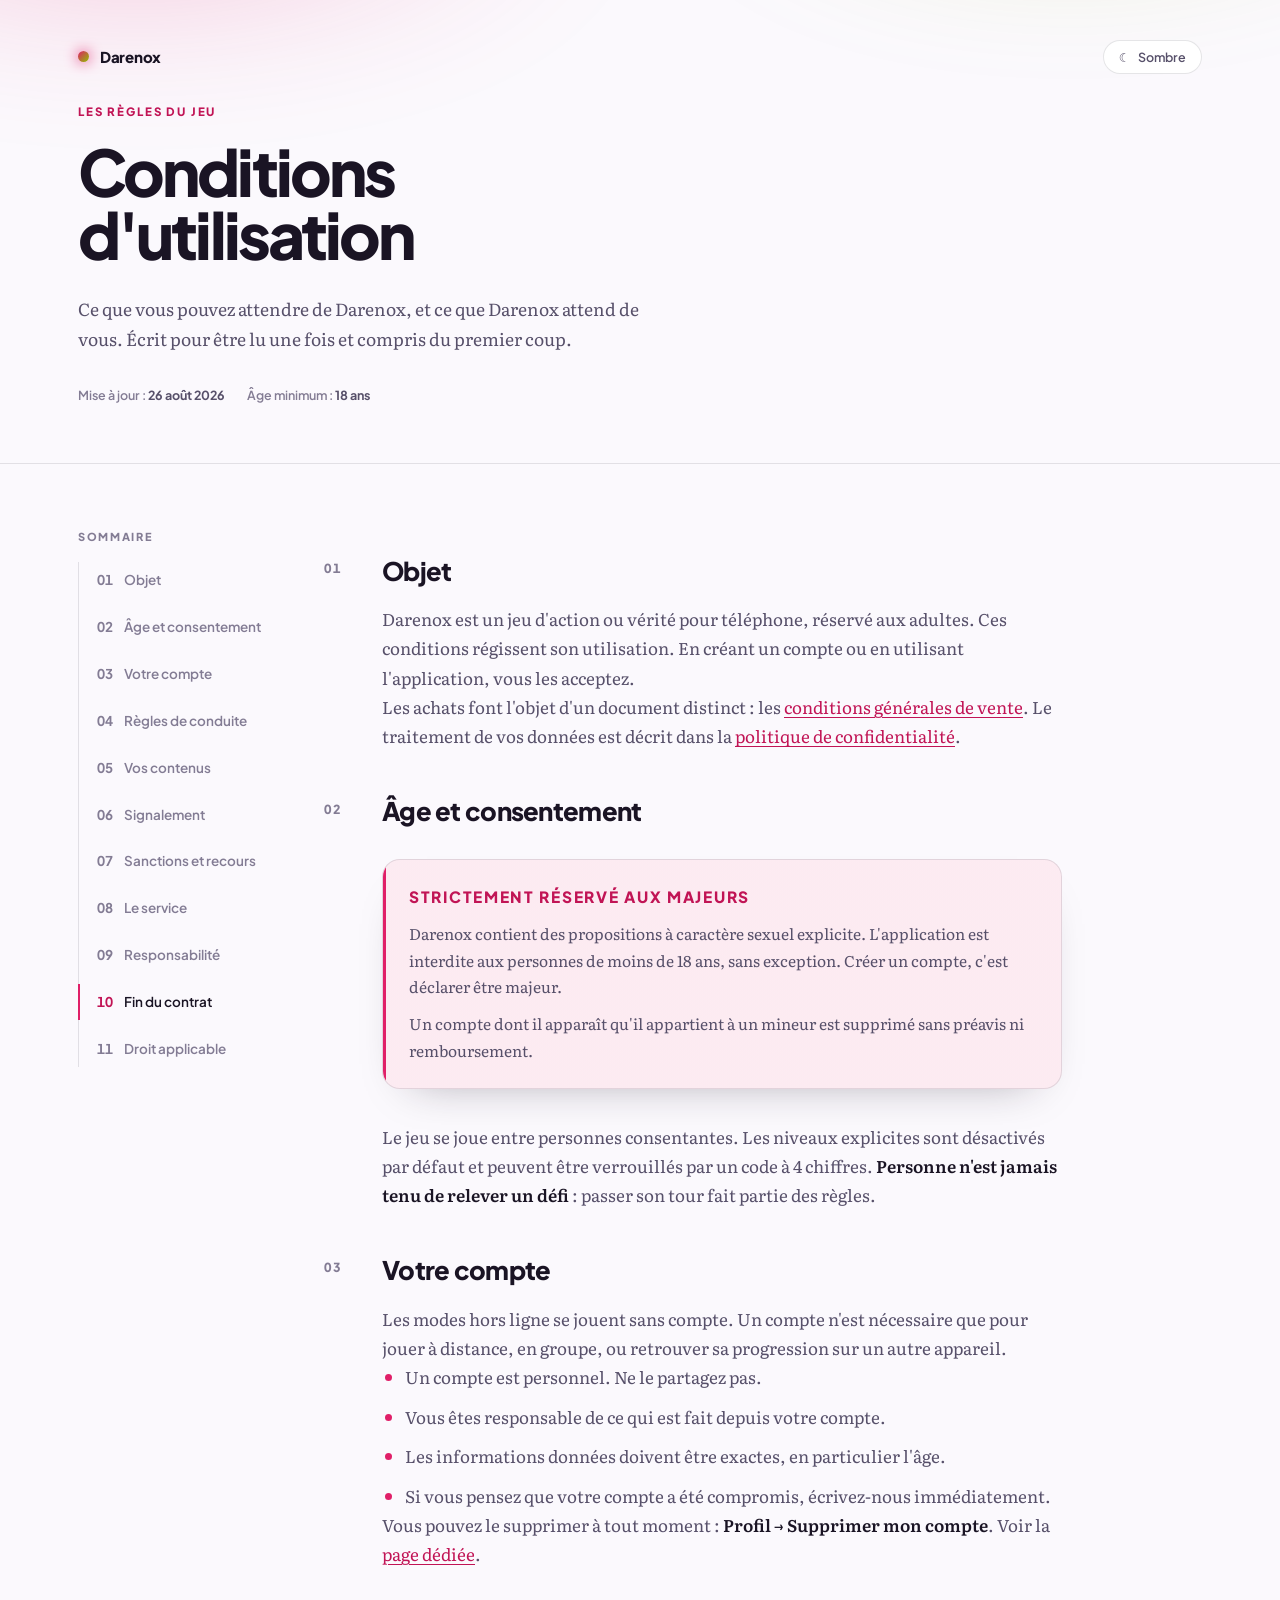
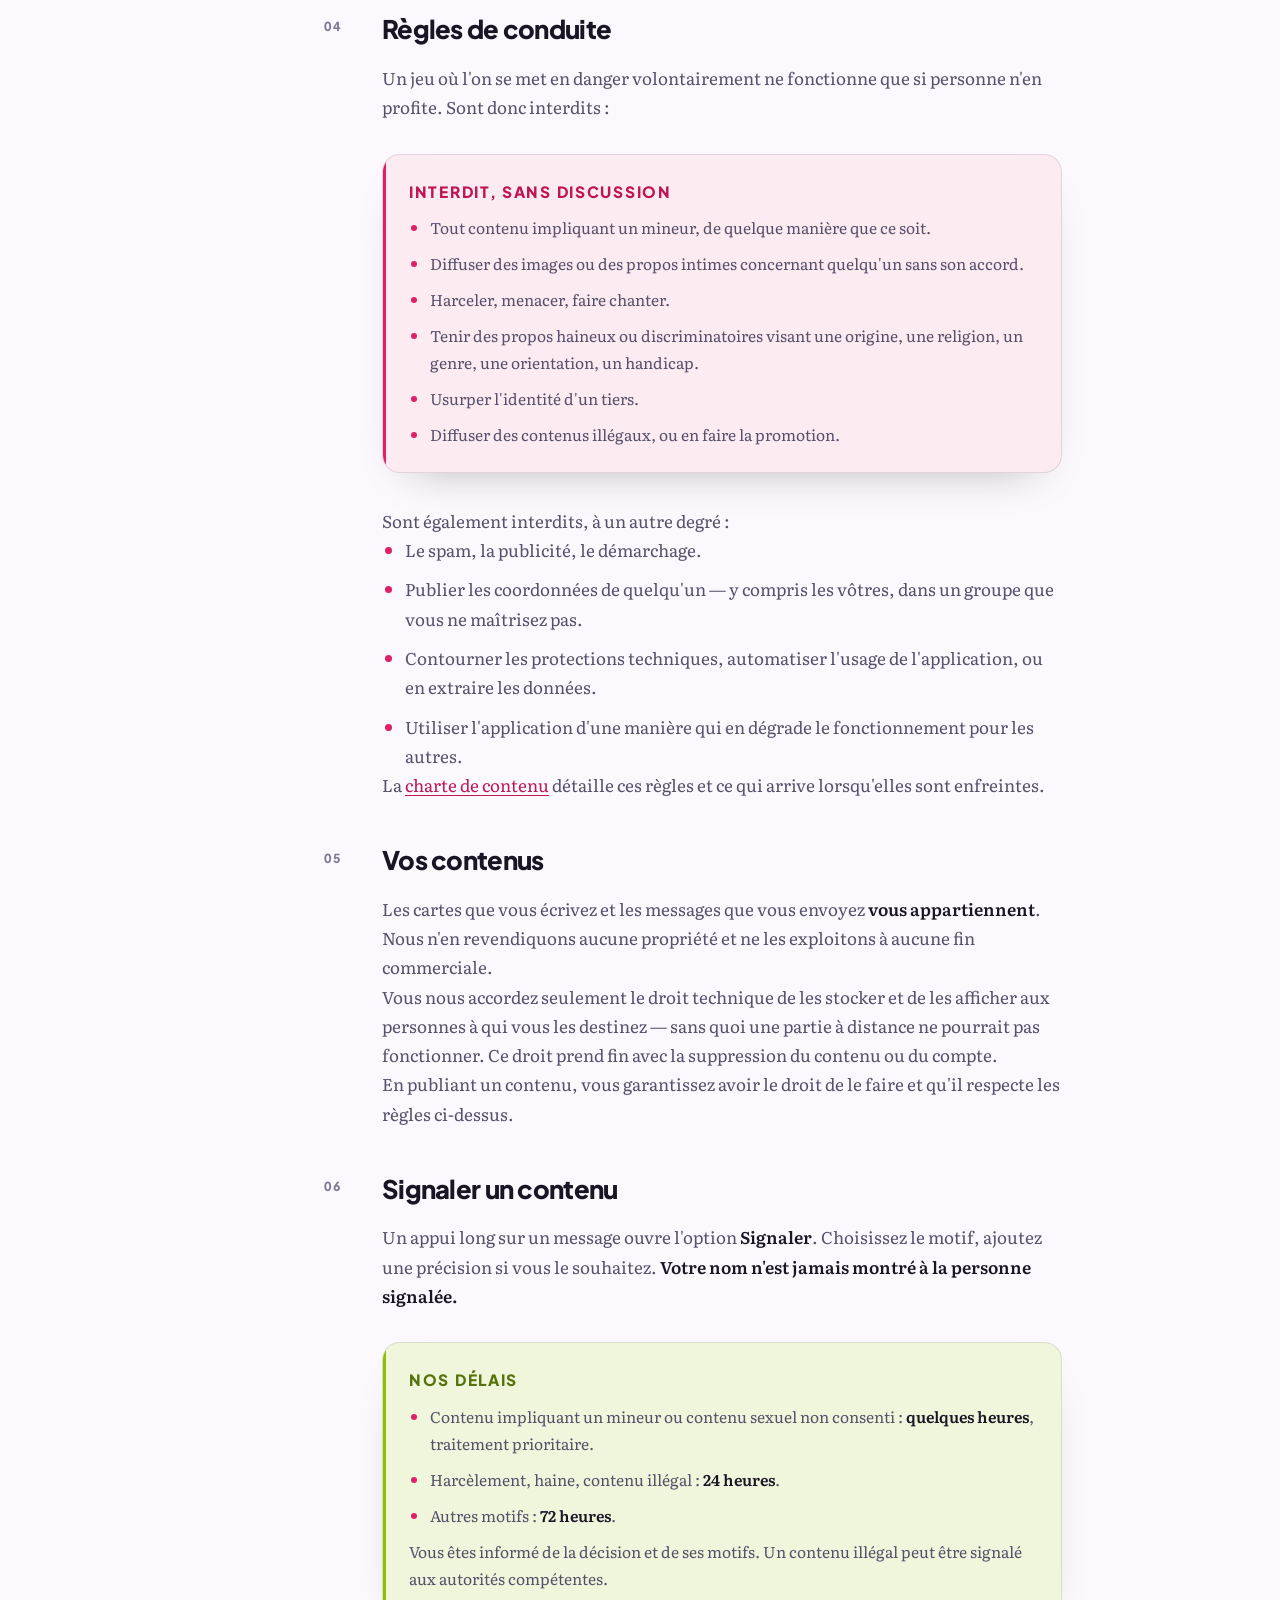
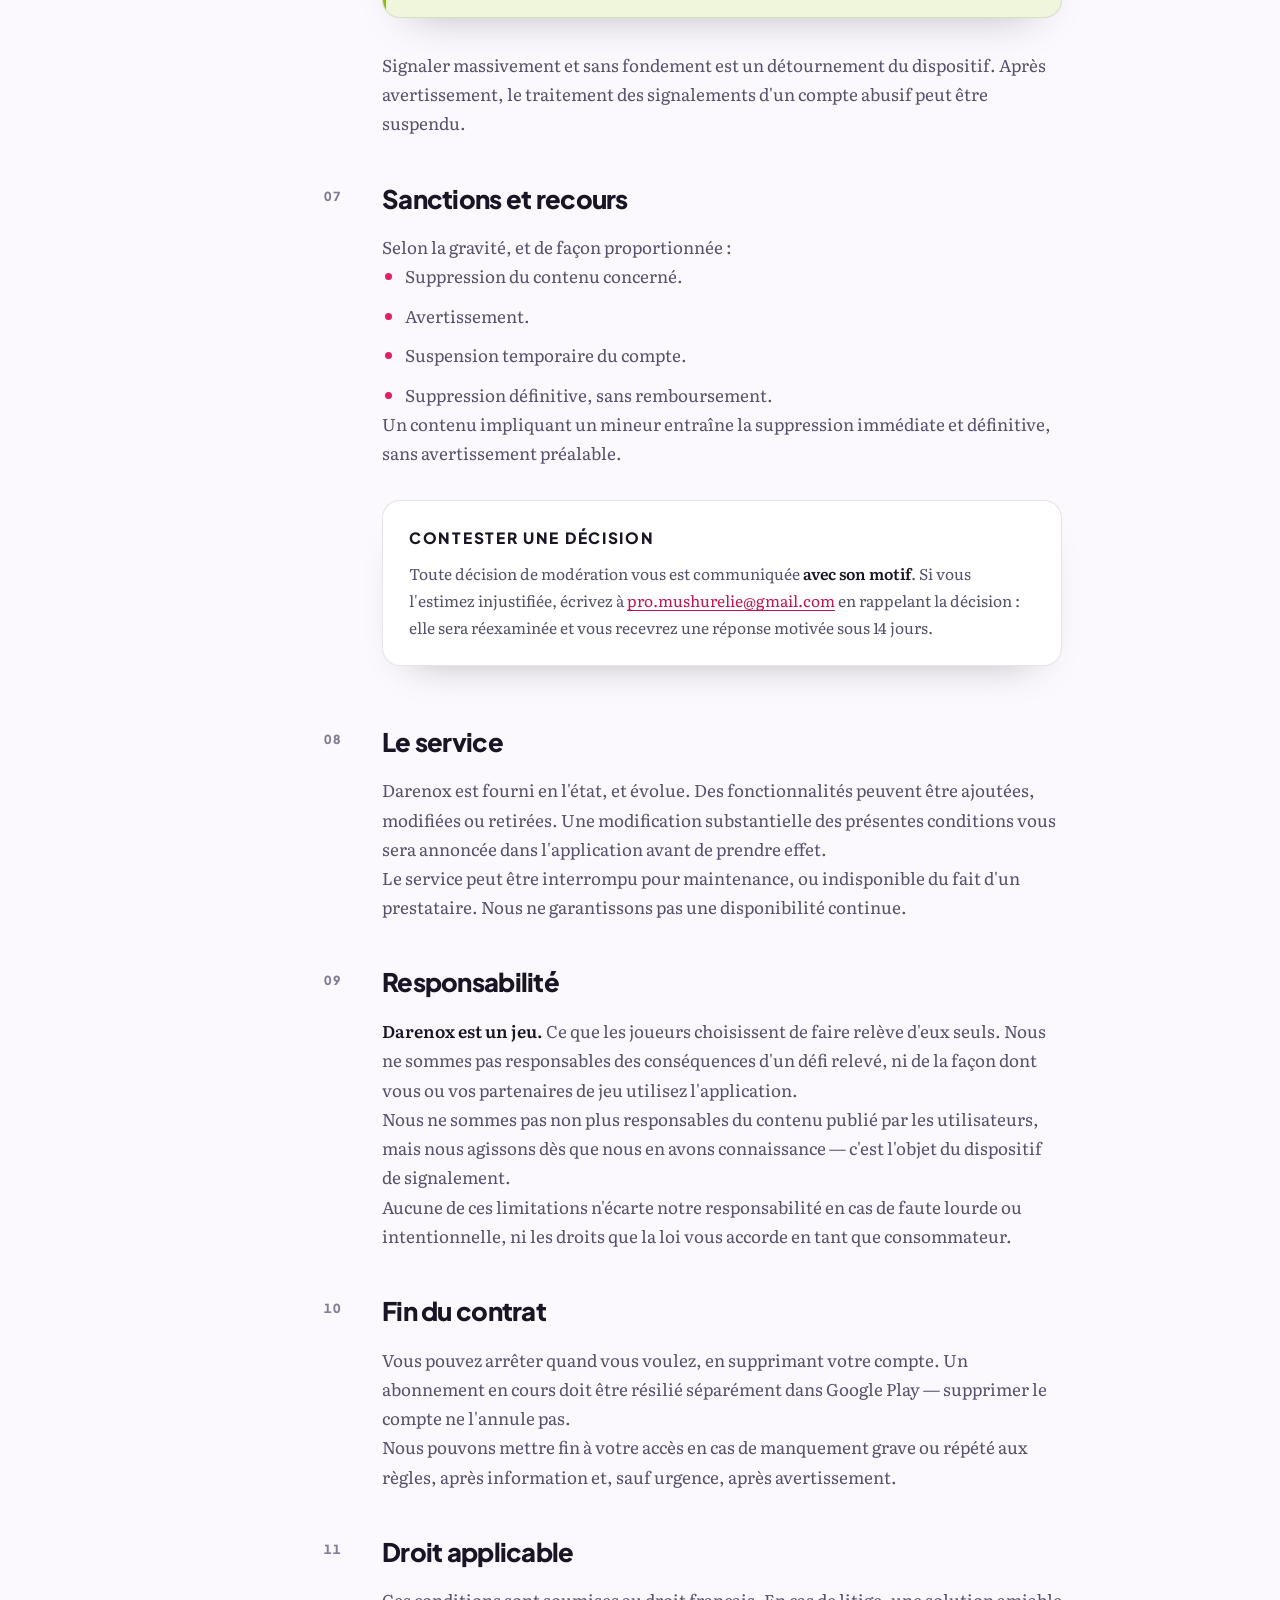
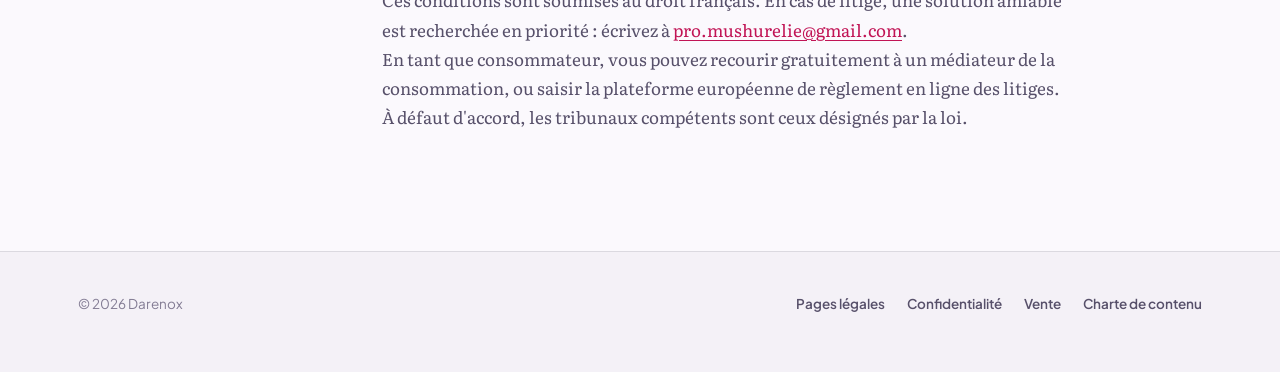
<file: terms.html>
<!doctype html>
<html lang="fr" data-theme="dark">
<head>
<meta charset="utf-8">
<meta name="viewport" content="width=device-width, initial-scale=1">
<title>Conditions d'utilisation — Darenox</title>
<meta name="description" content="Les règles d'utilisation de Darenox : compte, contenu, comportement, sanctions et résiliation.">
<meta name="color-scheme" content="dark light">
<link rel="icon" href="data:image/svg+xml,%3Csvg xmlns='http://www.w3.org/2000/svg' viewBox='0 0 32 32'%3E%3Cdefs%3E%3ClinearGradient id='g' x1='0' y1='0' x2='1' y2='1'%3E%3Cstop offset='0' stop-color='%23ff4d8d'/%3E%3Cstop offset='1' stop-color='%23c6ff3d'/%3E%3C/linearGradient%3E%3C/defs%3E%3Crect width='32' height='32' rx='9' fill='%230a0711'/%3E%3Ccircle cx='16' cy='16' r='7.5' fill='url(%23g)'/%3E%3C/svg%3E">

<link rel="preconnect" href="https://fonts.googleapis.com">
<link rel="preconnect" href="https://fonts.gstatic.com" crossorigin>
<link rel="stylesheet" href="https://fonts.googleapis.com/css2?family=Literata:ital,opsz,wght@0,7..72,400;0,7..72,600;1,7..72,400&family=Plus+Jakarta+Sans:wght@600;700;800&display=swap">
<link rel="stylesheet" href="style.css">

<script>
  try {
    var t = localStorage.getItem('darenox-legal-theme');
    document.documentElement.setAttribute('data-theme',
      t === 'light' || t === 'dark' ? t
        : matchMedia('(prefers-color-scheme: light)').matches ? 'light' : 'dark');
  } catch (e) {}
</script>
</head>
<body>

<a class="skip" href="#doc">Aller au contenu</a>
<div class="progress" aria-hidden="true"><div class="progress__bar"></div></div>

<header class="head">
  <div class="head__aurora" aria-hidden="true"></div>
  <div class="head__inner">
    <div class="bar">
      <a class="brand" href="index.html"><span class="brand__dot" aria-hidden="true"></span>Darenox</a>
      <button class="theme-toggle" type="button" hidden>
        <span data-theme-icon aria-hidden="true">☾</span>
        <span data-theme-label>Sombre</span>
      </button>
    </div>
    <div class="title-block">
      <span class="eyebrow">Les règles du jeu</span>
      <h1>Conditions d'utilisation</h1>
    </div>
    <p class="lede">
      Ce que vous pouvez attendre de Darenox, et ce que Darenox attend de vous.
      Écrit pour être lu une fois et compris du premier coup.
    </p>
    <div class="stamp">
      <span>Mise à jour&nbsp;: <b>26 août 2026</b></span>
      <span>Âge minimum&nbsp;: <b>18 ans</b></span>
    </div>
  </div>
</header>

<div class="wrap">
  <aside class="rail">
    <details class="rail__box" open>
      <summary>Sommaire</summary>
      <p class="rail__label">Sommaire</p>
      <ul class="rail__list">
        <li><a href="#objet"><span class="rail__num">01</span> Objet</a></li>
        <li><a href="#age"><span class="rail__num">02</span> Âge et consentement</a></li>
        <li><a href="#compte"><span class="rail__num">03</span> Votre compte</a></li>
        <li><a href="#regles"><span class="rail__num">04</span> Règles de conduite</a></li>
        <li><a href="#contenu"><span class="rail__num">05</span> Vos contenus</a></li>
        <li><a href="#signalement"><span class="rail__num">06</span> Signalement</a></li>
        <li><a href="#sanctions"><span class="rail__num">07</span> Sanctions et recours</a></li>
        <li><a href="#service"><span class="rail__num">08</span> Le service</a></li>
        <li><a href="#responsabilite"><span class="rail__num">09</span> Responsabilité</a></li>
        <li><a href="#fin"><span class="rail__num">10</span> Fin du contrat</a></li>
        <li><a href="#droit"><span class="rail__num">11</span> Droit applicable</a></li>
      </ul>
    </details>
  </aside>

  <main class="doc" id="doc">

    <section id="objet">
      <h2><span class="num">01</span>Objet</h2>
      <p>
        Darenox est un jeu d'action ou vérité pour téléphone, réservé aux adultes.
        Ces conditions régissent son utilisation. En créant un compte ou en
        utilisant l'application, vous les acceptez.
      </p>
      <p>
        Les achats font l'objet d'un document distinct&nbsp;: les
        <a href="sales.html">conditions générales de vente</a>. Le traitement de vos
        données est décrit dans la
        <a href="privacy.html">politique de confidentialité</a>.
      </p>
    </section>

    <section id="age">
      <h2><span class="num">02</span>Âge et consentement</h2>
      <div class="note note--warn">
        <p class="note__title">Strictement réservé aux majeurs</p>
        <p>
          Darenox contient des propositions à caractère sexuel explicite.
          L'application est interdite aux personnes de moins de 18&nbsp;ans, sans
          exception. Créer un compte, c'est déclarer être majeur.
        </p>
        <p>
          Un compte dont il apparaît qu'il appartient à un mineur est supprimé
          sans préavis ni remboursement.
        </p>
      </div>
      <p>
        Le jeu se joue entre personnes consentantes. Les niveaux explicites sont
        désactivés par défaut et peuvent être verrouillés par un code à
        4&nbsp;chiffres. <strong>Personne n'est jamais tenu de relever un
        défi</strong>&nbsp;: passer son tour fait partie des règles.
      </p>
    </section>

    <section id="compte">
      <h2><span class="num">03</span>Votre compte</h2>
      <p>
        Les modes hors ligne se jouent sans compte. Un compte n'est nécessaire
        que pour jouer à distance, en groupe, ou retrouver sa progression sur un
        autre appareil.
      </p>
      <ul>
        <li>Un compte est personnel. Ne le partagez pas.</li>
        <li>Vous êtes responsable de ce qui est fait depuis votre compte.</li>
        <li>Les informations données doivent être exactes, en particulier l'âge.</li>
        <li>
          Si vous pensez que votre compte a été compromis, écrivez-nous
          immédiatement.
        </li>
      </ul>
      <p>
        Vous pouvez le supprimer à tout moment&nbsp;:
        <strong>Profil → Supprimer mon compte</strong>. Voir la
        <a href="delete-account.html">page dédiée</a>.
      </p>
    </section>

    <section id="regles">
      <h2><span class="num">04</span>Règles de conduite</h2>
      <p>
        Un jeu où l'on se met en danger volontairement ne fonctionne que si
        personne n'en profite. Sont donc interdits&nbsp;:
      </p>
      <div class="note note--warn">
        <p class="note__title">Interdit, sans discussion</p>
        <ul>
          <li>
            Tout contenu impliquant un mineur, de quelque manière que ce soit.
          </li>
          <li>
            Diffuser des images ou des propos intimes concernant quelqu'un sans
            son accord.
          </li>
          <li>Harceler, menacer, faire chanter.</li>
          <li>
            Tenir des propos haineux ou discriminatoires visant une origine, une
            religion, un genre, une orientation, un handicap.
          </li>
          <li>Usurper l'identité d'un tiers.</li>
          <li>Diffuser des contenus illégaux, ou en faire la promotion.</li>
        </ul>
      </div>
      <p>Sont également interdits, à un autre degré&nbsp;:</p>
      <ul>
        <li>Le spam, la publicité, le démarchage.</li>
        <li>
          Publier les coordonnées de quelqu'un — y compris les vôtres, dans un
          groupe que vous ne maîtrisez pas.
        </li>
        <li>
          Contourner les protections techniques, automatiser l'usage de
          l'application, ou en extraire les données.
        </li>
        <li>
          Utiliser l'application d'une manière qui en dégrade le fonctionnement
          pour les autres.
        </li>
      </ul>
      <p>
        La <a href="content-policy.html">charte de contenu</a> détaille ces règles
        et ce qui arrive lorsqu'elles sont enfreintes.
      </p>
    </section>

    <section id="contenu">
      <h2><span class="num">05</span>Vos contenus</h2>
      <p>
        Les cartes que vous écrivez et les messages que vous envoyez
        <strong>vous appartiennent</strong>. Nous n'en revendiquons aucune
        propriété et ne les exploitons à aucune fin commerciale.
      </p>
      <p>
        Vous nous accordez seulement le droit technique de les stocker et de les
        afficher aux personnes à qui vous les destinez — sans quoi une partie à
        distance ne pourrait pas fonctionner. Ce droit prend fin avec la
        suppression du contenu ou du compte.
      </p>
      <p>
        En publiant un contenu, vous garantissez avoir le droit de le faire et
        qu'il respecte les règles ci-dessus.
      </p>
    </section>

    <section id="signalement">
      <h2><span class="num">06</span>Signaler un contenu</h2>
      <p>
        Un appui long sur un message ouvre l'option <strong>Signaler</strong>.
        Choisissez le motif, ajoutez une précision si vous le souhaitez.
        <strong>Votre nom n'est jamais montré à la personne signalée.</strong>
      </p>
      <div class="note note--do">
        <p class="note__title">Nos délais</p>
        <ul>
          <li>
            Contenu impliquant un mineur ou contenu sexuel non consenti&nbsp;:
            <strong>quelques heures</strong>, traitement prioritaire.
          </li>
          <li>Harcèlement, haine, contenu illégal&nbsp;: <strong>24 heures</strong>.</li>
          <li>Autres motifs&nbsp;: <strong>72 heures</strong>.</li>
        </ul>
        <p>
          Vous êtes informé de la décision et de ses motifs. Un contenu illégal
          peut être signalé aux autorités compétentes.
        </p>
      </div>
      <p>
        Signaler massivement et sans fondement est un détournement du dispositif.
        Après avertissement, le traitement des signalements d'un compte abusif
        peut être suspendu.
      </p>
    </section>

    <section id="sanctions">
      <h2><span class="num">07</span>Sanctions et recours</h2>
      <p>Selon la gravité, et de façon proportionnée&nbsp;:</p>
      <ul>
        <li>Suppression du contenu concerné.</li>
        <li>Avertissement.</li>
        <li>Suspension temporaire du compte.</li>
        <li>Suppression définitive, sans remboursement.</li>
      </ul>
      <p>
        Un contenu impliquant un mineur entraîne la suppression immédiate et
        définitive, sans avertissement préalable.
      </p>
      <div class="note">
        <p class="note__title">Contester une décision</p>
        <p>
          Toute décision de modération vous est communiquée <strong>avec son
          motif</strong>. Si vous l'estimez injustifiée, écrivez à
          <a href="mailto:pro.mushurelie@gmail.com">pro.mushurelie@gmail.com</a> en
          rappelant la décision&nbsp;: elle sera réexaminée et vous recevrez une
          réponse motivée sous 14&nbsp;jours.
        </p>
      </div>
    </section>

    <section id="service">
      <h2><span class="num">08</span>Le service</h2>
      <p>
        Darenox est fourni en l'état, et évolue. Des fonctionnalités peuvent être
        ajoutées, modifiées ou retirées. Une modification substantielle des
        présentes conditions vous sera annoncée dans l'application avant de
        prendre effet.
      </p>
      <p>
        Le service peut être interrompu pour maintenance, ou indisponible du fait
        d'un prestataire. Nous ne garantissons pas une disponibilité continue.
      </p>
    </section>

    <section id="responsabilite">
      <h2><span class="num">09</span>Responsabilité</h2>
      <p>
        <strong>Darenox est un jeu.</strong> Ce que les joueurs choisissent de
        faire relève d'eux seuls. Nous ne sommes pas responsables des
        conséquences d'un défi relevé, ni de la façon dont vous ou vos
        partenaires de jeu utilisez l'application.
      </p>
      <p>
        Nous ne sommes pas non plus responsables du contenu publié par les
        utilisateurs, mais nous agissons dès que nous en avons connaissance —
        c'est l'objet du dispositif de signalement.
      </p>
      <p>
        Aucune de ces limitations n'écarte notre responsabilité en cas de faute
        lourde ou intentionnelle, ni les droits que la loi vous accorde en tant
        que consommateur.
      </p>
    </section>

    <section id="fin">
      <h2><span class="num">10</span>Fin du contrat</h2>
      <p>
        Vous pouvez arrêter quand vous voulez, en supprimant votre compte. Un
        abonnement en cours doit être résilié séparément dans Google&nbsp;Play —
        supprimer le compte ne l'annule pas.
      </p>
      <p>
        Nous pouvons mettre fin à votre accès en cas de manquement grave ou
        répété aux règles, après information et, sauf urgence, après
        avertissement.
      </p>
    </section>

    <section id="droit">
      <h2><span class="num">11</span>Droit applicable</h2>
      <p>
        Ces conditions sont soumises au droit français. En cas de litige, une
        solution amiable est recherchée en priorité&nbsp;: écrivez à
        <a href="mailto:pro.mushurelie@gmail.com">pro.mushurelie@gmail.com</a>.
      </p>
      <p>
        En tant que consommateur, vous pouvez recourir gratuitement à un
        médiateur de la consommation, ou saisir la plateforme européenne de
        règlement en ligne des litiges. À défaut d'accord, les tribunaux
        compétents sont ceux désignés par la loi.
      </p>
    </section>

  </main>
</div>

<footer class="foot">
  <div class="foot__inner">
    <span>© 2026 Darenox</span>
    <nav>
      <a href="index.html">Pages légales</a>
      <a href="privacy.html">Confidentialité</a>
      <a href="sales.html">Vente</a>
      <a href="content-policy.html">Charte de contenu</a>
    </nav>
  </div>
</footer>

<script src="app.js" defer></script>
</body>
</html>
</file>
<file: style.css>
/* ═══════════════════════════════════════════════════════════════════════════
   Darenox — pages légales
   ═══════════════════════════════════════════════════════════════════════════

   Les valeurs viennent de `src/lib/theme.ts` : ces pages doivent se lire comme
   un prolongement de l'application, pas comme un document administratif posé à
   côté. Toute couleur ajoutée ici sans exister là-bas est une dérive.

   Parti pris de composition : un serif pour le texte courant, la police de
   l'app pour tout le reste. Une politique de confidentialité qui aurait
   l'allure d'une affiche de soirée inspirerait exactement la méfiance qu'elle
   est censée dissiper ; le serif installe le registre du document, le sans
   garde le lien avec la marque.
   ═════════════════════════════════════════════════════════════════════════ */

/* ─────────────────────────────  JETONS  ──────────────────────────────────
   Darenox est une application sombre par nature. Le thème sombre est donc
   défini sur `:root` — c'est l'état par défaut, pas une variante — et le thème
   clair vient le remplacer. Un document légal se lit aussi en plein jour,
   s'imprime et se transmet : lui refuser un thème clair serait un choix de
   marque payé par le lecteur. */

:root {
  color-scheme: dark;

  --bg: #0a0711;
  --surface: #16111f;
  --sunken: #0e0a16;

  --line: rgba(255, 255, 255, 0.08);
  --line-strong: rgba(255, 255, 255, 0.16);

  --text: #f4f1f8;
  --soft: #a8a0b8;
  --faint: #6b6379;

  /* `-graphic` sert aux traits et aux fonds, `-ink` au texte : sur fond clair,
     le lime décoratif devient illisible et doit être assombri. Séparer les deux
     rôles évite d'avoir à choisir entre une couleur juste et un texte lisible. */
  --accent-graphic: #ff4d8d;
  --accent-ink: #ff7fac;
  --accent-wash: rgba(255, 77, 141, 0.13);

  --lime-graphic: #c6ff3d;
  --lime-ink: #c6ff3d;
  --lime-wash: rgba(198, 255, 61, 0.11);

  --shadow: 0 24px 60px -32px rgba(0, 0, 0, 0.9);
  --aurora: 0.5;

  --measure: 68ch;
  --radius: 18px;
  --radius-sm: 11px;

  --sans: "Plus Jakarta Sans", ui-sans-serif, system-ui, -apple-system, "Segoe UI", sans-serif;
  --serif: Literata, ui-serif, Georgia, "Times New Roman", serif;
}

@media (prefers-color-scheme: light) {
  :root:not([data-theme="dark"]) {
    color-scheme: light;

    /* Le blanc est écarté au profit d'un blanc très légèrement violacé : c'est
       le même biais de teinte que le fond sombre, ce qui fait tenir les deux
       thèmes comme un seul système plutôt que comme deux palettes voisines. */
    --bg: #fbf9fd;
    --surface: #ffffff;
    --sunken: #f4f1f7;

    --line: rgba(26, 20, 36, 0.11);
    --line-strong: rgba(26, 20, 36, 0.22);

    --text: #1a1424;
    --soft: #57506a;
    --faint: #837c94;

    --accent-graphic: #e01f68;
    --accent-ink: #c11455;
    --accent-wash: rgba(224, 31, 104, 0.09);

    --lime-graphic: #8fbf00;
    --lime-ink: #55730a;
    --lime-wash: rgba(143, 191, 0, 0.14);

    --shadow: 0 20px 44px -30px rgba(26, 20, 36, 0.4);
    --aurora: 0.28;
  }
}

:root[data-theme="light"] {
  color-scheme: light;

  --bg: #fbf9fd;
  --surface: #ffffff;
  --sunken: #f4f1f7;

  --line: rgba(26, 20, 36, 0.11);
  --line-strong: rgba(26, 20, 36, 0.22);

  --text: #1a1424;
  --soft: #57506a;
  --faint: #837c94;

  --accent-graphic: #e01f68;
  --accent-ink: #c11455;
  --accent-wash: rgba(224, 31, 104, 0.09);

  --lime-graphic: #8fbf00;
  --lime-ink: #55730a;
  --lime-wash: rgba(143, 191, 0, 0.14);

  --shadow: 0 20px 44px -30px rgba(26, 20, 36, 0.4);
  --aurora: 0.28;
}

/* ────────────────────────────  FONDATIONS  ───────────────────────────── */

*,
*::before,
*::after {
  box-sizing: border-box;
}

html {
  scroll-behavior: smooth;
  /* Sans cette réserve, un lien d'ancre place le titre visé sous la barre de
     progression, collé au bord — on croit avoir raté la cible. */
  scroll-padding-top: 88px;
}

body {
  margin: 0;
  /* Le fond est peint explicitement : sans ça, la page emprunte celui de son
     hôte et le texte d'un thème se retrouve sur le fond de l'autre. */
  background: var(--bg);
  color: var(--text);
  font-family: var(--serif);
  font-size: 17px;
  line-height: 1.72;
  font-optical-sizing: auto;
  -webkit-font-smoothing: antialiased;
  text-rendering: optimizeLegibility;
}

@media (prefers-reduced-motion: reduce) {
  html {
    scroll-behavior: auto;
  }
  *,
  *::before,
  *::after {
    animation-duration: 0.01ms !important;
    animation-iteration-count: 1 !important;
    transition-duration: 0.01ms !important;
  }
}

/* Un contour visible au clavier, jamais à la souris. */
:focus-visible {
  outline: 2px solid var(--accent-graphic);
  outline-offset: 3px;
  border-radius: 4px;
}

::selection {
  background: var(--accent-wash);
  color: var(--text);
}

.skip {
  position: absolute;
  left: -9999px;
  top: 12px;
  z-index: 100;
  padding: 12px 20px;
  background: var(--surface);
  border: 1px solid var(--line-strong);
  border-radius: var(--radius-sm);
  color: var(--text);
  font-family: var(--sans);
  font-size: 14px;
  font-weight: 600;
  text-decoration: none;
}
.skip:focus {
  left: 20px;
}

/* ───────────────────────  BARRE DE PROGRESSION  ──────────────────────────
   Un document légal se parcourt autant qu'il se lit. Savoir combien il en
   reste change la façon dont on l'aborde : c'est la seule information que la
   page ajoute vraiment au texte. C'est aussi le seul endroit où le dégradé de
   marque apparaît à pleine intensité. */

.progress {
  position: fixed;
  inset: 0 0 auto;
  height: 2px;
  z-index: 60;
  background: transparent;
  pointer-events: none;
}
.progress__bar {
  height: 100%;
  width: 0;
  background: linear-gradient(90deg, var(--accent-graphic), var(--lime-graphic));
  transition: width 0.12s linear;
}

/* ──────────────────────────────  EN-TÊTE  ────────────────────────────────
   L'unique flourish de la page, et il est confiné ici : deux halos qui dérivent
   lentement derrière le titre. Au-delà de l'en-tête, plus rien ne bouge — un
   texte qu'on doit lire attentivement ne supporte pas l'ambiance. */

.head {
  position: relative;
  overflow: hidden;
  border-bottom: 1px solid var(--line);
  isolation: isolate;
}

.head__aurora {
  position: absolute;
  inset: -60% -20% auto;
  height: 420px;
  z-index: -1;
  opacity: var(--aurora);
  pointer-events: none;
  background:
    radial-gradient(38% 55% at 22% 42%, var(--accent-graphic) 0%, transparent 68%),
    radial-gradient(32% 48% at 74% 30%, var(--lime-graphic) 0%, transparent 66%);
  filter: blur(72px);
  animation: drift 26s ease-in-out infinite alternate;
}

@keyframes drift {
  from {
    transform: translate3d(-4%, 0, 0) scale(1);
  }
  to {
    transform: translate3d(5%, 5%, 0) scale(1.12);
  }
}

.head__inner {
  max-width: 1180px;
  margin: 0 auto;
  padding: 40px 28px 56px;
  display: flex;
  flex-direction: column;
  gap: 28px;
}

.bar {
  display: flex;
  align-items: center;
  justify-content: space-between;
  gap: 20px;
}

.brand {
  display: inline-flex;
  align-items: center;
  gap: 11px;
  font-family: var(--sans);
  font-size: 15px;
  font-weight: 800;
  letter-spacing: -0.02em;
  color: var(--text);
  text-decoration: none;
}
.brand__dot {
  width: 11px;
  height: 11px;
  border-radius: 999px;
  background: linear-gradient(135deg, var(--accent-graphic), var(--lime-graphic));
  box-shadow: 0 0 14px var(--accent-graphic);
}

.theme-toggle {
  display: inline-flex;
  align-items: center;
  gap: 8px;
  padding: 8px 15px;
  background: var(--surface);
  border: 1px solid var(--line);
  border-radius: 999px;
  color: var(--soft);
  font-family: var(--sans);
  font-size: 12.5px;
  font-weight: 600;
  cursor: pointer;
  transition: color 0.18s, border-color 0.18s;
}
.theme-toggle:hover {
  color: var(--text);
  border-color: var(--line-strong);
}

.title-block {
  display: flex;
  flex-direction: column;
  gap: 18px;
  max-width: 22ch;
}

.eyebrow {
  font-family: var(--sans);
  font-size: 11.5px;
  font-weight: 800;
  letter-spacing: 0.16em;
  text-transform: uppercase;
  color: var(--accent-ink);
}

h1 {
  margin: 0;
  font-family: var(--sans);
  font-size: clamp(2.35rem, 6.4vw, 4rem);
  font-weight: 800;
  line-height: 0.99;
  letter-spacing: -0.045em;
  text-wrap: balance;
  color: var(--text);
}

.lede {
  max-width: 58ch;
  margin: 0;
  font-size: 1.09rem;
  line-height: 1.68;
  color: var(--soft);
}

.stamp {
  display: flex;
  flex-wrap: wrap;
  gap: 10px 22px;
  padding-top: 4px;
  font-family: var(--sans);
  font-size: 12.5px;
  font-weight: 600;
  color: var(--faint);
}
.stamp b {
  color: var(--soft);
  font-weight: 700;
}

/* ──────────────────────────────  LAYOUT  ─────────────────────────────── */

.wrap {
  max-width: 1180px;
  margin: 0 auto;
  padding: 0 28px 120px;
  display: grid;
  grid-template-columns: 232px minmax(0, 1fr);
  gap: 72px;
  align-items: start;
}

/* Les pages sans sommaire — l'accueil — ne doivent pas laisser la première
   colonne vide, ce qui décalerait tout le contenu vers la droite. */
.wrap--solo {
  grid-template-columns: minmax(0, 1fr);
  max-width: 780px;
  gap: 0;
}

/* ───────────────────────────────  RAIL  ──────────────────────────────── */

.rail {
  position: sticky;
  top: 40px;
  padding-top: 64px;
  font-family: var(--sans);
}

/* Sur grand écran le sommaire est toujours déployé : le résumé de l'accordéon
   n'a rien à y faire, et `app.js` force l'ouverture pour couvrir le cas d'un
   téléphone replié puis élargi. */
.rail__box > summary {
  display: none;
}

.rail__label {
  margin: 0 0 16px;
  font-size: 11px;
  font-weight: 800;
  letter-spacing: 0.15em;
  text-transform: uppercase;
  color: var(--faint);
}

.rail__list {
  list-style: none;
  margin: 0;
  padding: 0;
  display: flex;
  flex-direction: column;
  /* Le filet vertical tient lieu de repère de position : le segment actif s'y
     détache, ce qui situe la lecture sans avoir à relire les intitulés. */
  border-left: 1px solid var(--line);
}

.rail__list a {
  display: flex;
  gap: 11px;
  padding: 9px 0 9px 17px;
  margin-left: -1px;
  border-left: 2px solid transparent;
  color: var(--faint);
  font-size: 13.5px;
  font-weight: 600;
  line-height: 1.38;
  text-decoration: none;
  transition: color 0.18s, border-color 0.18s;
}
.rail__list a:hover {
  color: var(--text);
}
.rail__list a[aria-current="true"] {
  color: var(--text);
  border-left-color: var(--accent-graphic);
}
.rail__num {
  color: var(--faint);
  font-variant-numeric: tabular-nums;
  font-weight: 700;
}
.rail__list a[aria-current="true"] .rail__num {
  color: var(--accent-ink);
}

/* ─────────────────────────────  ARTICLE  ─────────────────────────────── */

.doc {
  padding-top: 64px;
  max-width: var(--measure);
  min-width: 0;
}

.doc > * + * {
  margin-top: 1.05em;
}

section {
  padding-top: 28px;
  scroll-margin-top: 88px;
}
section + section {
  margin-top: 56px;
}

/* Le numéro est posé dans la marge plutôt qu'en préfixe du titre : le titre
   garde son alignement avec le texte, et la numérotation redevient ce qu'elle
   est — un repère de citation, pas un ornement. */
h2 {
  position: relative;
  margin: 0 0 18px;
  font-family: var(--sans);
  font-size: clamp(1.32rem, 2.6vw, 1.6rem);
  font-weight: 800;
  line-height: 1.2;
  letter-spacing: -0.028em;
  text-wrap: balance;
  color: var(--text);
}
h2 .num {
  display: block;
  margin-bottom: 7px;
  font-size: 0.72rem;
  font-weight: 800;
  letter-spacing: 0.15em;
  color: var(--accent-ink);
  font-variant-numeric: tabular-nums;
}

@media (min-width: 1100px) {
  h2 .num {
    position: absolute;
    left: -58px;
    top: 0.42em;
    margin: 0;
    font-size: 0.78rem;
    color: var(--faint);
  }
}

h3 {
  margin: 2.1em 0 0.55em;
  font-family: var(--sans);
  font-size: 1rem;
  font-weight: 700;
  letter-spacing: -0.012em;
  color: var(--text);
}

/* Ancre discrète : indispensable pour renvoyer quelqu'un à un article précis,
   mais invisible tant qu'on ne survole pas le titre. */
.anchor {
  margin-left: 9px;
  color: var(--faint);
  font-family: var(--sans);
  font-weight: 700;
  text-decoration: none;
  opacity: 0;
  transition: opacity 0.16s;
}
h2:hover .anchor,
h3:hover .anchor,
.anchor:focus-visible {
  opacity: 1;
}

p {
  margin: 0;
  color: var(--soft);
}

strong {
  color: var(--text);
  font-weight: 600;
}

a {
  color: var(--accent-ink);
  text-decoration-thickness: 1px;
  text-underline-offset: 3px;
  transition: color 0.16s;
}
a:hover {
  color: var(--text);
}

ul,
ol {
  margin: 0;
  padding-left: 1.35em;
  display: flex;
  flex-direction: column;
  gap: 0.6em;
  color: var(--soft);
}
li::marker {
  color: var(--accent-graphic);
}
ol li::marker {
  color: var(--faint);
  font-family: var(--sans);
  font-weight: 700;
  font-variant-numeric: tabular-nums;
}

/* ──────────────────────────  FICHES DE DONNÉES  ──────────────────────────
   Un tableau à trois colonnes devient illisible sur un téléphone, et c'est là
   que la majorité des gens ouvriront cette page. Chaque donnée collectée est
   donc une fiche : le libellé, la raison, et la base légale en pastille.
   L'information tabulaire est conservée, la mise en page ne l'est pas. */

.facts {
  list-style: none;
  margin: 1.6em 0 0;
  padding: 0;
  display: grid;
  gap: 12px;
}

.fact {
  display: grid;
  gap: 9px;
  padding: 20px 22px;
  background: var(--surface);
  border: 1px solid var(--line);
  border-radius: var(--radius);
  transition: border-color 0.18s;
}
.fact:hover {
  border-color: var(--line-strong);
}

.fact__head {
  display: flex;
  flex-wrap: wrap;
  align-items: baseline;
  justify-content: space-between;
  gap: 10px;
}

.fact__name {
  font-family: var(--sans);
  font-size: 0.97rem;
  font-weight: 700;
  letter-spacing: -0.012em;
  color: var(--text);
}

.fact__why {
  margin: 0;
  font-size: 0.95rem;
  line-height: 1.62;
  color: var(--soft);
}

.pill {
  flex: none;
  padding: 4px 11px;
  border-radius: 999px;
  background: var(--sunken);
  border: 1px solid var(--line);
  font-family: var(--sans);
  font-size: 11px;
  font-weight: 700;
  letter-spacing: 0.035em;
  color: var(--faint);
  white-space: nowrap;
}
.pill--consent {
  background: var(--accent-wash);
  border-color: transparent;
  color: var(--accent-ink);
}

/* ────────────────────────────  ENCADRÉS  ─────────────────────────────── */

.note {
  display: grid;
  gap: 10px;
  margin: 1.9em 0;
  padding: 24px 26px;
  background: var(--surface);
  border: 1px solid var(--line);
  border-radius: var(--radius);
  box-shadow: var(--shadow);
}

/* Le filet coloré est porté par un pseudo-élément plutôt que par une bordure :
   une `border-left` décalerait le contenu de la carte par rapport aux autres. */
.note--warn,
.note--do {
  position: relative;
  overflow: hidden;
}
.note--warn::before,
.note--do::before {
  content: "";
  position: absolute;
  inset: 0 auto 0 0;
  width: 3px;
}
/* Le lavis est composité par-dessus la surface plutôt que de la remplacer :
   la teinte reste translucide, donc juste dans les deux thèmes, sans avoir à
   calculer deux couleurs opaques. */
.note--warn {
  background: linear-gradient(var(--accent-wash), var(--accent-wash)), var(--surface);
}
.note--do {
  background: linear-gradient(var(--lime-wash), var(--lime-wash)), var(--surface);
}
.note--warn::before {
  background: var(--accent-graphic);
}
.note--do::before {
  background: var(--lime-graphic);
}

.note__title {
  margin: 0;
  font-family: var(--sans);
  font-size: 0.83rem;
  font-weight: 800;
  letter-spacing: 0.11em;
  text-transform: uppercase;
  color: var(--text);
}
.note--warn .note__title {
  color: var(--accent-ink);
}
.note--do .note__title {
  color: var(--lime-ink);
}
.note p,
.note ul,
.note ol {
  font-size: 0.97rem;
}

/* ───────────────────────────  LISTE DE LIENS  ────────────────────────── */

.cards {
  list-style: none;
  margin: 40px 0 0;
  padding: 0;
  display: grid;
  gap: 14px;
}

.card {
  display: grid;
  gap: 8px;
  padding: 26px 28px;
  background: var(--surface);
  border: 1px solid var(--line);
  border-radius: var(--radius);
  text-decoration: none;
  transition: border-color 0.2s, transform 0.2s;
}
.card:hover {
  border-color: var(--line-strong);
  transform: translateY(-2px);
}
.card__title {
  display: flex;
  align-items: center;
  gap: 10px;
  font-family: var(--sans);
  font-size: 1.09rem;
  font-weight: 800;
  letter-spacing: -0.022em;
  color: var(--text);
}
.card__arrow {
  color: var(--accent-ink);
  transition: transform 0.2s;
}
.card:hover .card__arrow {
  transform: translateX(4px);
}
.card p {
  margin: 0;
  font-size: 0.97rem;
}

/* ─────────────────────────────  ÉTAPES  ──────────────────────────────── */

.steps {
  counter-reset: step;
  list-style: none;
  margin: 1.4em 0 0;
  padding: 0;
  display: grid;
  gap: 14px;
}
.steps li {
  position: relative;
  padding-left: 46px;
  font-size: 0.98rem;
  color: var(--soft);
}
.steps li::before {
  counter-increment: step;
  content: counter(step);
  position: absolute;
  left: 0;
  top: -1px;
  display: grid;
  place-items: center;
  width: 29px;
  height: 29px;
  border-radius: 999px;
  background: var(--accent-wash);
  color: var(--accent-ink);
  font-family: var(--sans);
  font-size: 12.5px;
  font-weight: 800;
  font-variant-numeric: tabular-nums;
}

/* ──────────────────────  BOUTON DE CONTACT  ──────────────────────────── */

.mailto {
  display: inline-flex;
  align-items: center;
  gap: 9px;
  margin-top: 4px;
  padding: 13px 22px;
  background: linear-gradient(135deg, var(--accent-graphic), #ff8a3d);
  border-radius: 999px;
  color: #fff;
  font-family: var(--sans);
  font-size: 0.92rem;
  font-weight: 700;
  text-decoration: none;
  box-shadow: 0 10px 26px -12px var(--accent-graphic);
  transition: transform 0.18s, box-shadow 0.18s;
}
.mailto:hover {
  transform: translateY(-1px);
  color: #fff;
  box-shadow: 0 15px 32px -12px var(--accent-graphic);
}

/* ──────────────────────────────  PIED  ───────────────────────────────── */

.foot {
  border-top: 1px solid var(--line);
  background: var(--sunken);
}
.foot__inner {
  max-width: 1180px;
  margin: 0 auto;
  padding: 40px 28px 56px;
  display: flex;
  flex-wrap: wrap;
  align-items: center;
  justify-content: space-between;
  gap: 18px;
  font-family: var(--sans);
  font-size: 13.5px;
  color: var(--faint);
}
.foot nav {
  display: flex;
  flex-wrap: wrap;
  gap: 22px;
}
.foot a {
  color: var(--soft);
  font-weight: 600;
  text-decoration: none;
}
.foot a:hover {
  color: var(--text);
}

/* ─────────────────────────────  ADAPTATIF  ───────────────────────────── */

@media (max-width: 940px) {
  .wrap {
    grid-template-columns: minmax(0, 1fr);
    gap: 0;
    padding-bottom: 80px;
  }
  .rail {
    position: static;
    padding-top: 44px;
  }
  /* Replié en accordéon : sur un écran étroit, un sommaire déployé repousse le
     texte sous la ligne de flottaison alors qu'il est censé y donner accès. */
  .rail__box {
    border: 1px solid var(--line);
    border-radius: var(--radius);
    background: var(--surface);
    padding: 6px 20px;
  }
  .rail__box > summary {
    display: block;
    cursor: pointer;
    padding: 14px 0;
    font-size: 12px;
    font-weight: 800;
    letter-spacing: 0.14em;
    text-transform: uppercase;
    color: var(--faint);
    list-style: none;
  }
  .rail__box > summary::-webkit-details-marker {
    display: none;
  }
  .rail__box[open] > summary {
    border-bottom: 1px solid var(--line);
    margin-bottom: 8px;
  }
  .rail__label {
    display: none;
  }
  .rail__list {
    padding-bottom: 12px;
  }
  .doc {
    padding-top: 40px;
  }
}

@media (max-width: 560px) {
  body {
    font-size: 16px;
  }
  .head__inner,
  .wrap,
  .foot__inner {
    padding-left: 20px;
    padding-right: 20px;
  }
  .fact,
  .note,
  .card {
    padding-left: 18px;
    padding-right: 18px;
  }
  .foot__inner {
    flex-direction: column;
    align-items: flex-start;
  }
}

/* ─────────────────────────────  IMPRESSION  ──────────────────────────────
   Une politique de confidentialité finit régulièrement sur papier — dossier,
   archive, transmission à un tiers. Imprimer la version sombre gâcherait une
   cartouche pour un résultat illisible. */

@media print {
  :root {
    --bg: #fff;
    --surface: #fff;
    --sunken: #fff;
    --text: #000;
    --soft: #222;
    --faint: #555;
    --line: #ccc;
    --line-strong: #999;
    --shadow: none;
  }
  .progress,
  .rail,
  .theme-toggle,
  .skip,
  .head__aurora,
  .anchor,
  .mailto {
    display: none !important;
  }
  .wrap {
    display: block;
    max-width: none;
    padding: 0;
  }
  .doc {
    max-width: none;
  }
  body {
    font-size: 11pt;
    line-height: 1.5;
  }
  section {
    break-inside: avoid;
  }
  h2 {
    break-after: avoid;
  }
  .fact,
  .note,
  .card {
    border: 1px solid #ccc;
    break-inside: avoid;
  }
  /* Une URL cliquable ne sert à rien sur papier : on l'imprime en clair. */
  .doc a[href^="http"]::after {
    content: " (" attr(href) ")";
    font-size: 9pt;
    color: #555;
    word-break: break-all;
  }
}
</file>
